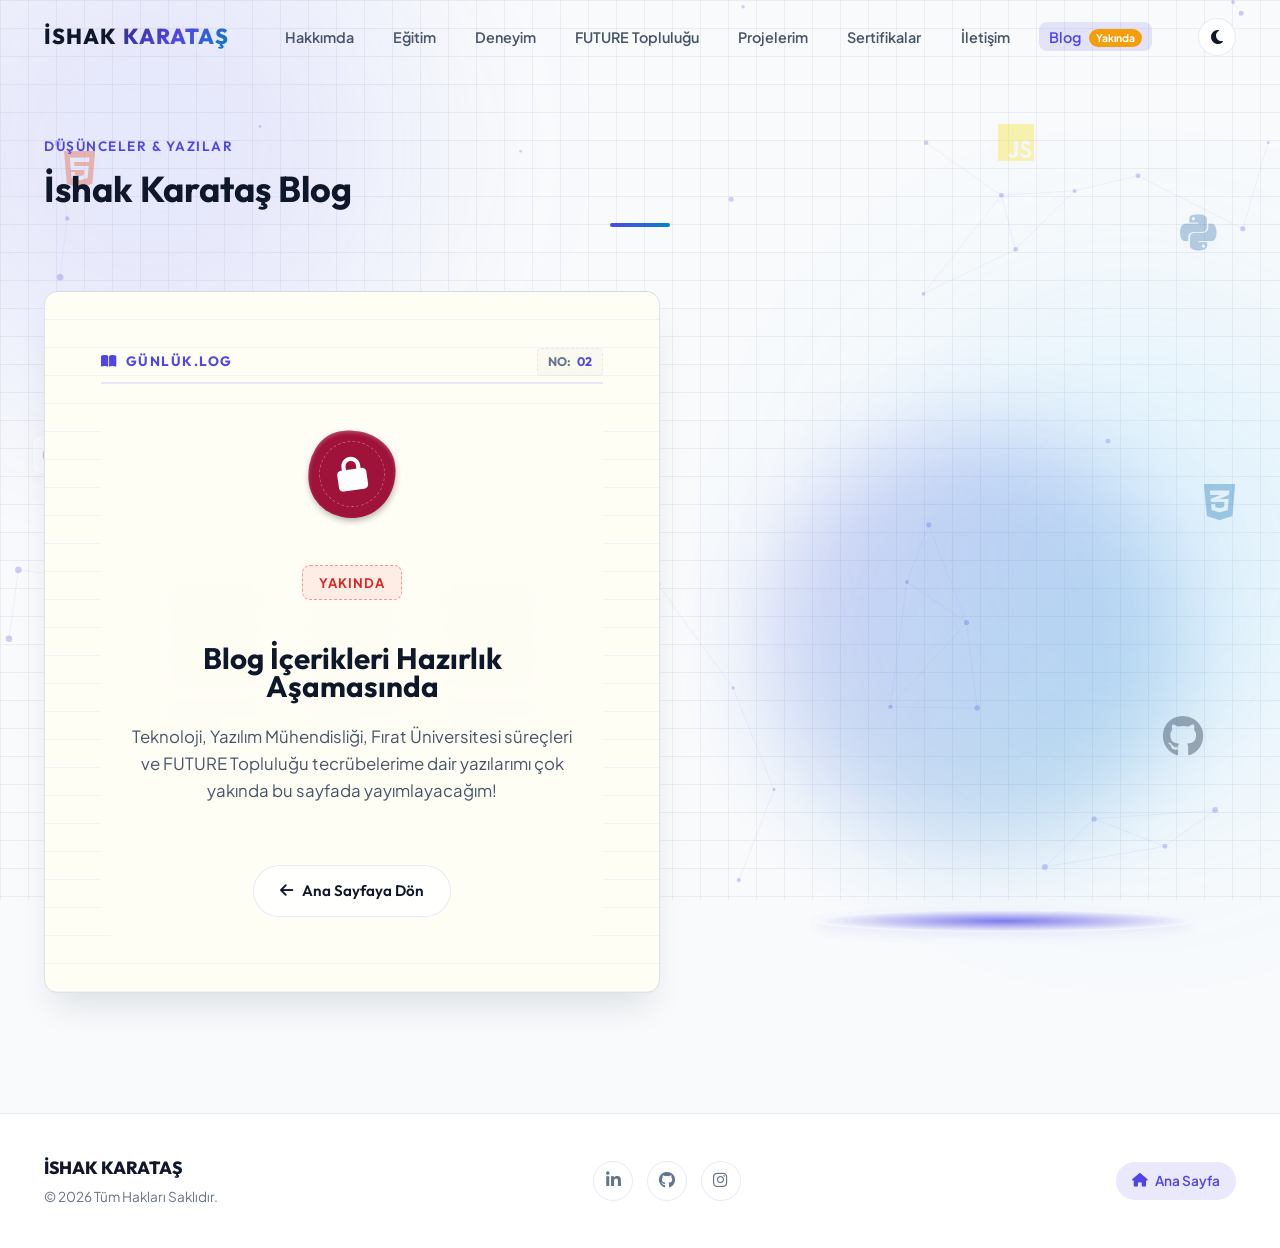
<file: blog.html>
<!DOCTYPE html>
<html lang="tr" data-theme="light">
<head>
    <meta charset="UTF-8">
    <meta name="viewport" content="width=device-width, initial-scale=1.0">
    <title>Blog - İshak Karataş | Yazılım Mühendisliği Öğrencisi</title>
    <meta name="description" content="İshak Karataş Blog - Teknoloji, Yazılım Mühendisliği ve Topluluk Deneyimleri Yazıları.">
    
    <!-- Google Fonts: Plus Jakarta Sans & Outfit -->
    <link rel="preconnect" href="https://fonts.googleapis.com">
    <link rel="preconnect" href="https://fonts.gstatic.com" crossorigin>
    <link href="https://fonts.googleapis.com/css2?family=Outfit:wght@400;500;600;700;800&family=Plus+Jakarta+Sans:wght@300;400;500;600;700&display=swap" rel="stylesheet">
    
    <!-- FontAwesome Icons -->
    <link rel="stylesheet" href="https://cdnjs.cloudflare.com/ajax/libs/font-awesome/6.4.0/css/all.min.css">
    
    <!-- Custom CSS -->
    <link rel="stylesheet" href="style.css">
    
    <!-- Lock Animation Style Override -->
    <style>
        .lock-icon-container {
            position: relative;
            cursor: pointer;
            margin-bottom: 2rem;
            user-select: none;
            display: inline-block;
        }

        .lock-icon-circle {
            width: 78px;
            height: 78px;
            border-radius: 50%;
            background: radial-gradient(circle, #f43f5e 20%, #be123c 80%); /* Melted red wax */
            color: #ffffff;
            display: flex;
            align-items: center;
            justify-content: center;
            font-size: 2.1rem;
            transition: all 0.4s cubic-bezier(0.175, 0.885, 0.32, 1.275);
            position: relative;
            z-index: 2;
            transform: rotate(-8deg); /* Vintage stamp angle */
            border: none;
            box-shadow: 
                inset 0 3px 6px rgba(255, 255, 255, 0.3),
                inset 0 -3px 6px rgba(0, 0, 0, 0.4),
                0 4px 10px rgba(0, 0, 0, 0.25);
        }

        /* Irregular outer melted wax shell */
        .lock-icon-circle::before {
            content: '';
            position: absolute;
            inset: -5px;
            border-radius: 44% 56% 50% 50% / 54% 46% 54% 46%;
            background: #9f1239;
            z-index: -1;
            box-shadow: 
                inset 0 2px 4px rgba(255, 255, 255, 0.25),
                0 3px 6px rgba(0, 0, 0, 0.2);
            transition: all 0.4s ease;
        }

        /* Inner seal border ring */
        .lock-icon-circle::after {
            content: '';
            position: absolute;
            inset: 6px;
            border-radius: 50%;
            border: 1.5px dashed rgba(255, 255, 255, 0.3);
            pointer-events: none;
        }

        .lock-icon-container:hover .lock-icon-circle {
            transform: scale(1.05) rotate(-4deg);
            box-shadow: 
                inset 0 3px 6px rgba(255, 255, 255, 0.4),
                inset 0 -3px 6px rgba(0, 0, 0, 0.3),
                0 6px 14px rgba(0, 0, 0, 0.3);
        }

        .lock-icon-container.unlocked .lock-icon-circle {
            transform: scale(1.1) rotate(6deg);
            background: radial-gradient(circle, #34d399 20%, #065f46 80%); /* Green wax when unlocked */
            box-shadow: 
                inset 0 3px 6px rgba(255, 255, 255, 0.3),
                inset 0 -3px 6px rgba(0, 0, 0, 0.4),
                0 4px 10px rgba(0, 0, 0, 0.2);
        }

        .lock-icon-container.unlocked .lock-icon-circle::before {
            background: #047857;
        }

        .lock-spark {
            position: absolute;
            width: 8px;
            height: 8px;
            border-radius: 50%;
            opacity: 1;
            pointer-events: none;
            z-index: 3;
            transition: all 0.6s cubic-bezier(0.165, 0.84, 0.44, 1);
        }
    </style>
</head>
<body>

    <!-- Bilimsel Kareli Arka Plan & Süzülen Düğümler Ağ Katmanı -->
    <div class="math-grid-bg"></div>
    <canvas id="bg-scientific-canvas" class="bg-scientific-canvas"></canvas>
    
    <!-- Süzülen Teknoloji İkonları -->
    <div class="floating-tech-icons">
        <div class="tech-icon t-icon-1" title="HTML5"><i class="fa-brands fa-html5"></i></div>
        <div class="tech-icon t-icon-2" title="React"><i class="fa-brands fa-react"></i></div>
        <div class="tech-icon t-icon-3" title="Python"><i class="fa-brands fa-python"></i></div>
        <div class="tech-icon t-icon-4" title="GitHub"><i class="fa-brands fa-github"></i></div>
        <div class="tech-icon t-icon-5" title="C#"><span class="tech-badge-csharp">C#</span></div>
        <div class="tech-icon t-icon-6" title="MongoDB / Database"><i class="fa-solid fa-database"></i></div>
        <div class="tech-icon t-icon-7" title="JavaScript"><i class="fa-brands fa-js"></i></div>
        <div class="tech-icon t-icon-8" title="CSS3"><i class="fa-brands fa-css3-alt"></i></div>
    </div>

    <div class="glow-orb orb-1"></div>
    <div class="glow-orb orb-2"></div>

    <!-- HEADER / NAVIGATION (PREMIUM TYPOGRAPHY BRANDING) -->
    <header class="navbar-header" id="navbar">
        <div class="container nav-container">
            <a href="index.html#hero" class="nav-brand" id="nav-logo">
                <span class="brand-first">İSHAK</span>
                <span class="brand-last">KARATAŞ</span>
            </a>

            <nav class="nav-menu" id="nav-menu">
                <ul class="nav-list">
                    <li><a href="index.html#about" class="nav-link">Hakkımda</a></li>
                    <li><a href="index.html#education" class="nav-link">Eğitim</a></li>
                    <li><a href="index.html#experience" class="nav-link">Deneyim</a></li>
                    <li><a href="index.html#community" class="nav-link">FUTURE Topluluğu</a></li>
                    <li><a href="index.html#projects" class="nav-link">Projelerim</a></li>
                    <li><a href="index.html#certificates" class="nav-link">Sertifikalar</a></li>
                    <li><a href="index.html#contact" class="nav-link">İletişim</a></li>
                    <li><a href="blog.html" class="nav-link active">Blog <span class="badge-soon">Yakında</span></a></li>
                </ul>
            </nav>

            <div class="nav-actions">
                <button class="theme-toggle-btn" id="theme-toggle" aria-label="Karanlık/Aydınlık Tema Değiştir">
                    <i class="fa-solid fa-sun icon-sun"></i>
                    <i class="fa-solid fa-moon icon-moon"></i>
                </button>

                <button class="mobile-toggle" id="mobile-toggle" aria-label="Menüyü Aç/Kapat">
                    <span class="bar"></span>
                    <span class="bar"></span>
                    <span class="bar"></span>
                </button>
            </div>
        </div>
    </header>

    <main class="blog-standalone-page">
        <div class="container">
            <div class="blog-page-header center">
                <span class="section-subtitle">Düşünceler & Yazılar</span>
                <h1 class="section-title">İshak Karataş Blog</h1>
                <div class="title-underline"></div>
            </div>

            <div class="blog-grid">
                <div class="notebook-container">
                    <div class="notebook-paper">
                        <!-- Notebook Header Row -->
                        <div class="notebook-header-row">
                            <span class="notebook-subject"><i class="fa-solid fa-book-open"></i> Günlük.log</span>
                            <div class="notebook-date-box">
                                <span>NO:</span>
                                <span style="color: var(--accent-primary);">02</span>
                            </div>
                        </div>

                        <div class="blog-locked-container">
                            <div class="blog-lock-overlay">
                                <!-- İnteraktif Kilit Yapısı (Kaşe/Stamp Stili) -->
                                <div class="lock-icon-container" onclick="toggleBlogLock(this)">
                                    <div class="lock-icon-circle">
                                        <i class="fa-solid fa-lock" id="blog-lock-icon"></i>
                                    </div>
                                </div>
                                
                                <span class="badge-coming-soon" style="background: rgba(220, 38, 38, 0.08); color: #dc2626; border: 1px dashed rgba(220, 38, 38, 0.4); padding: 0.4rem 1rem; border-radius: var(--radius-sm); font-weight: 700; font-size: 0.82rem; letter-spacing: 1px;">YAKINDA</span>
                                <h3 style="margin-top: 1.5rem; color: var(--text-primary); font-weight: 700;">Blog İçerikleri Hazırlık Aşamasında</h3>
                                <p style="color: var(--text-secondary); max-width: 520px; line-height: 1.6; margin-top: 0.75rem;">Teknoloji, Yazılım Mühendisliği, Fırat Üniversitesi süreçleri ve FUTURE Topluluğu tecrübelerime dair yazılarımı çok yakında bu sayfada yayımlayacağım!</p>
                                
                                <div class="blog-return-btn-wrap" style="margin-top: 1.75rem;">
                                    <a href="index.html" class="btn btn-secondary">
                                        <i class="fa-solid fa-arrow-left"></i> Ana Sayfaya Dön
                                    </a>
                                </div>
                            </div>

                            <div class="blog-placeholder-grid" style="opacity: 0.12; pointer-events: none;">
                                <div class="blog-skeleton-card">
                                    <div class="sk-img"></div>
                                    <div class="sk-line"></div>
                                    <div class="sk-line short"></div>
                                </div>
                                <div class="blog-skeleton-card">
                                    <div class="sk-img"></div>
                                    <div class="sk-line"></div>
                                    <div class="sk-line short"></div>
                                </div>
                                <div class="blog-skeleton-card">
                                    <div class="sk-img"></div>
                                    <div class="sk-line"></div>
                                    <div class="sk-line short"></div>
                                </div>
                            </div>
                        </div>
                    </div>
                </div>

                <!-- Sağ Kısım: Karakter Animasyonu -->
                <div class="character-card-wrapper">
                    <div class="character-pic-container">
                        <div class="character-pic-inner">
                            <div class="character-frame-wrapper">
                                <img src="assets/images/character/ch_1.png" alt="Karakter Kare 1" class="char-frame frame-1" draggable="false" oncontextmenu="return false;">
                                <img src="assets/images/character/ch_2.png" alt="Karakter Kare 2" class="char-frame frame-2" draggable="false" oncontextmenu="return false;">
                                <img src="assets/images/character/ch_3.png" alt="Karakter Kare 3" class="char-frame frame-3" draggable="false" oncontextmenu="return false;">
                                <img src="assets/images/character/ch_4.png" alt="Karakter Kare 4" class="char-frame frame-4" draggable="false" oncontextmenu="return false;">
                            </div>
                            <!-- Görünmez Güvenlik Katmanı -->
                            <div style="position: absolute; inset: 0; z-index: 5; background: transparent;" oncontextmenu="return false;"></div>
                        </div>
                        <div class="character-platform"></div>
                    </div>
                </div>
            </div>
        </div>
    </main>

    <!-- FOOTER -->
    <footer class="main-footer">
        <div class="container footer-container">
            <div class="footer-left">
                <span class="footer-logo">İSHAK KARATAŞ</span>
                <p>&copy; 2026 Tüm Hakları Saklıdır.</p>
            </div>
            <div class="footer-center">
                <div class="footer-social-links">
                    <a href="https://www.linkedin.com/in/ishak-karata%C5%9F-7420802b3/" target="_blank" rel="noopener noreferrer" class="footer-social-btn linkedin" title="LinkedIn">
                        <i class="fa-brands fa-linkedin-in"></i>
                    </a>
                    <a href="https://github.com/ishakkaratas05" target="_blank" rel="noopener noreferrer" class="footer-social-btn github" title="GitHub">
                        <i class="fa-brands fa-github"></i>
                    </a>
                    <a href="https://www.instagram.com/kodkasifi_404/" target="_blank" rel="noopener noreferrer" class="footer-social-btn instagram" title="Instagram">
                        <i class="fa-brands fa-instagram"></i>
                    </a>
                </div>
            </div>
            <div class="footer-right">
                <a href="index.html" class="back-to-top-btn" aria-label="Ana Sayfa">
                    <i class="fa-solid fa-house"></i> Ana Sayfa
                </a>
            </div>
        </div>
    </footer>

    <!-- TOAST NOTIFICATION -->
    <div class="toast-notification" id="toast">
        <i class="fa-solid fa-circle-check"></i>
        <span id="toast-message">E-posta adresi panoya kopyalandı!</span>
    </div>

    <!-- Custom Script -->
    <script src="script.js"></script>
    <script>
        function toggleBlogLock(element) {
            const icon = document.getElementById('blog-lock-icon');
            if (!icon) return;

            if (element.classList.contains('unlocked')) {
                element.classList.remove('unlocked');
                icon.className = 'fa-solid fa-lock';
                showToast("Yazılar hazırlık aşamasında, kilitlendi 🔒");
            } else {
                element.classList.add('unlocked');
                icon.className = 'fa-solid fa-lock-open';
                createSparks(element);
                showToast("Kilidi çok yakında birlikte açacağız! Takipte kalın ✨");
            }
        }

        function createSparks(element) {
            const colors = ['#4f46e5', '#8b5cf6', '#10b981', '#f59e0b', '#3b82f6'];
            for (let i = 0; i < 12; i++) {
                const spark = document.createElement('div');
                spark.className = 'lock-spark';
                spark.style.background = colors[Math.floor(Math.random() * colors.length)];
                spark.style.left = '50%';
                spark.style.top = '50%';
                element.appendChild(spark);

                const angle = Math.random() * Math.PI * 2;
                const distance = 40 + Math.random() * 60;
                const x = Math.cos(angle) * distance;
                const y = Math.sin(angle) * distance;

                setTimeout(() => {
                    spark.style.transform = `translate(calc(-50% + ${x}px), calc(-50% + ${y}px)) scale(0)`;
                    spark.style.opacity = '1';
                }, 10);

                setTimeout(() => {
                    spark.remove();
                }, 600);
            }
        }

        function showToast(msg) {
            const toast = document.getElementById('toast');
            const toastMsg = document.getElementById('toast-message');
            if (toast && toastMsg) {
                toastMsg.textContent = msg;
                toast.classList.add('show');
                setTimeout(() => {
                    toast.classList.remove('show');
                }, 3000);
            }
        }
    </script>
</body>
</html>
</file>
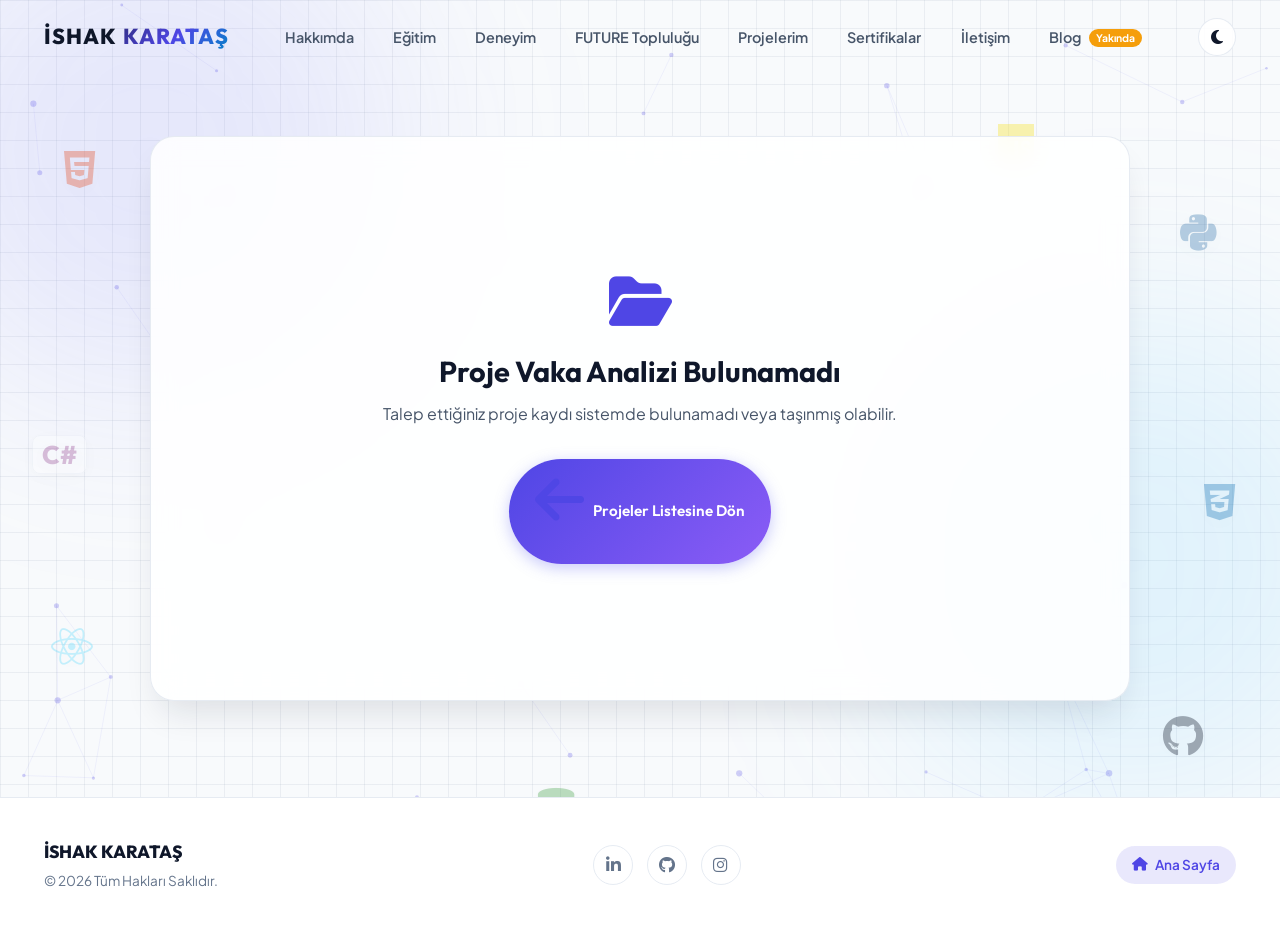
<file: project-detail.html>
<!DOCTYPE html>
<html lang="tr" data-theme="light">

<head>
    <meta charset="UTF-8">
    <meta name="viewport" content="width=device-width, initial-scale=1.0">
    <title>Proje Detayı - İshak Karataş</title>
    <meta name="description" content="Proje Detayları, Teknik Mühendislik Analizi ve Vaka Çalışması.">

    <!-- Google Fonts: Plus Jakarta Sans & Outfit -->
    <link rel="preconnect" href="https://fonts.googleapis.com">
    <link rel="preconnect" href="https://fonts.gstatic.com" crossorigin>
    <link
        href="https://fonts.googleapis.com/css2?family=Outfit:wght@400;500;600;700;800&family=Plus+Jakarta+Sans:wght@300;400;500;600;700&display=swap"
        rel="stylesheet">

    <!-- FontAwesome Icons -->
    <link rel="stylesheet" href="https://cdnjs.cloudflare.com/ajax/libs/font-awesome/6.4.0/css/all.min.css">

    <!-- Custom CSS -->
    <link rel="stylesheet" href="style.css">

    <!-- Corporate Case Study Styles -->
    <style>
        .detail-standalone-page {
            padding-top: 8.5rem;
            padding-bottom: 6rem;
            min-height: 85vh;
        }

        .detail-card {
            padding: 3.5rem;
            max-width: 980px;
            margin: 0 auto;
            border-radius: var(--radius-lg);
            box-shadow: var(--shadow-lg);
            position: relative;
        }

        .detail-header {
            border-bottom: 1px solid var(--border-color);
            padding-bottom: 2.5rem;
            margin-bottom: 2.5rem;
        }

        .detail-badge-pill {
            display: inline-flex;
            align-items: center;
            gap: 0.5rem;
            background: var(--accent-glow);
            color: var(--accent-primary);
            font-size: 0.85rem;
            font-weight: 700;
            padding: 0.4rem 1rem;
            border-radius: var(--radius-full);
            border: 1px solid rgba(99, 102, 241, 0.2);
            margin-bottom: 1.25rem;
            text-transform: uppercase;
            letter-spacing: 0.5px;
        }

        .detail-meta-grid {
            display: grid;
            grid-template-columns: repeat(auto-fit, minmax(210px, 1fr));
            gap: 1.25rem;
            margin-top: 2.25rem;
        }

        .meta-card {
            background: var(--bg-primary);
            padding: 1.25rem 1.5rem;
            border-radius: var(--radius-md);
            border: 1px solid var(--border-color);
            transition: var(--transition-normal);
        }

        .meta-card:hover {
            border-color: var(--accent-primary);
            transform: translateY(-2px);
        }

        .meta-card-title {
            font-size: 0.78rem;
            text-transform: uppercase;
            letter-spacing: 0.8px;
            color: var(--text-muted);
            margin-bottom: 0.5rem;
            font-weight: 700;
            display: flex;
            align-items: center;
            gap: 0.4rem;
        }

        .meta-card-value {
            font-size: 0.95rem;
            font-weight: 600;
            color: var(--text-primary);
            margin-bottom: 0;
            line-height: 1.4;
        }

        .meta-card-value a {
            color: var(--accent-primary);
            font-weight: 600;
            display: inline-flex;
            align-items: center;
            gap: 0.35rem;
            transition: var(--transition-fast);
        }

        .meta-card-value a:hover {
            opacity: 0.85;
            text-decoration: underline;
        }

        /* Mockup Frame Placeholder */
        .preview-mockup-frame {
            width: 100%;
            border-radius: var(--radius-md);
            border: 1px solid var(--border-color);
            background: var(--bg-primary);
            overflow: hidden;
            margin-bottom: 3rem;
            box-shadow: var(--shadow-md);
        }

        .mockup-frame-bar {
            height: 36px;
            background: rgba(15, 23, 42, 0.05);
            border-bottom: 1px solid var(--border-color);
            display: flex;
            align-items: center;
            padding: 0 1rem;
            gap: 0.5rem;
        }

        [data-theme="dark"] .mockup-frame-bar {
            background: rgba(255, 255, 255, 0.03);
        }

        .mockup-dots {
            display: flex;
            gap: 0.4rem;
        }

        .mockup-dot {
            width: 10px;
            height: 10px;
            border-radius: 50%;
        }

        .dot-red {
            background: #ef4444;
        }

        .dot-yellow {
            background: #f59e0b;
        }

        .dot-green {
            background: #10b981;
        }

        .mockup-frame-title {
            font-size: 0.75rem;
            color: var(--text-muted);
            font-weight: 600;
            margin-left: auto;
            margin-right: auto;
            display: flex;
            align-items: center;
            gap: 0.35rem;
        }

        .mockup-viewport {
            height: 320px;
            display: flex;
            flex-direction: column;
            align-items: center;
            justify-content: center;
            background: radial-gradient(circle at center, var(--accent-glow) 0%, transparent 70%);
            gap: 1rem;
            color: var(--text-muted);
        }

        .mockup-viewport-icon {
            width: 64px;
            height: 64px;
            border-radius: var(--radius-md);
            background: var(--bg-card);
            border: 1px solid var(--border-color);
            display: flex;
            align-items: center;
            justify-content: center;
            font-size: 1.75rem;
            color: var(--accent-primary);
            box-shadow: var(--shadow-sm);
        }

        .section-block {
            margin-bottom: 2.75rem;
        }

        .section-block-title {
            font-size: 1.3rem;
            font-weight: 700;
            color: var(--text-primary);
            margin-bottom: 1rem;
            display: flex;
            align-items: center;
            gap: 0.75rem;
            letter-spacing: -0.3px;
        }

        .section-block-title i {
            width: 34px;
            height: 34px;
            border-radius: var(--radius-sm);
            background: var(--accent-glow);
            color: var(--accent-primary);
            display: inline-flex;
            align-items: center;
            justify-content: center;
            font-size: 1rem;
            border: 1px solid rgba(99, 102, 241, 0.15);
        }

        .section-block-text {
            color: var(--text-secondary);
            line-height: 1.75;
            font-size: 1.02rem;
            margin-bottom: 0;
        }

        .tech-pill-container {
            display: flex;
            flex-wrap: wrap;
            gap: 0.65rem;
            margin-top: 1rem;
        }

        .tech-pill {
            background: var(--bg-primary);
            color: var(--text-primary);
            font-size: 0.85rem;
            font-weight: 600;
            padding: 0.45rem 1rem;
            border-radius: var(--radius-sm);
            border: 1px solid var(--border-color);
            display: inline-flex;
            align-items: center;
            gap: 0.5rem;
            transition: var(--transition-fast);
        }

        .tech-pill:hover {
            border-color: var(--accent-primary);
            color: var(--accent-primary);
            background: var(--accent-glow);
        }

        .video-container-frame {
            margin-bottom: 3rem;
            border-bottom: 1px solid var(--border-color);
            padding-bottom: 2.5rem;
        }

        .video-wrapper {
            position: relative;
            padding-bottom: 56.25%;
            height: 0;
            overflow: hidden;
            border-radius: var(--radius-md);
            border: 1px solid var(--border-color);
            box-shadow: var(--shadow-lg);
            background: #000;
        }

        .video-wrapper iframe {
            position: absolute;
            top: 0;
            left: 0;
            width: 100%;
            height: 100%;
            border: none;
        }

        .back-btn-wrap {
            margin-top: 3.5rem;
            border-top: 1px solid var(--border-color);
            padding-top: 2rem;
            display: flex;
            justify-content: flex-start;
        }

        .error-state {
            text-align: center;
            padding: 5rem 2rem;
        }

        .error-state i {
            font-size: 3.5rem;
            color: var(--accent-primary);
            margin-bottom: 1.5rem;
        }

        @media (max-width: 768px) {
            .detail-card {
                padding: 1.75rem;
            }

            .detail-standalone-page {
                padding-top: 7rem;
            }

            .mockup-viewport {
                height: 240px;
            }
        }

        /* Mockup Viewport with Screenshots Grid */
        .screenshots-grid-container {
            display: grid;
            grid-template-columns: repeat(auto-fit, minmax(280px, 1fr));
            gap: 1.75rem;
            width: 100%;
            margin-bottom: 3rem;
            align-items: start;
        }

        .mini-mockup-frame.hidden-screenshot {
            display: none !important;
        }

        .show-more-screenshots-wrapper {
            grid-column: 1 / -1;
            display: flex;
            justify-content: center;
            margin-top: 1rem;
            margin-bottom: 1.5rem;
        }

        .mini-mockup-frame {
            margin-bottom: 0 !important;
            cursor: pointer;
            transition: transform 0.3s ease, box-shadow 0.3s ease, border-color 0.3s ease;
            background: var(--bg-primary);
        }

        .mini-mockup-frame:hover {
            transform: translateY(-5px);
            border-color: var(--accent-primary);
            box-shadow: var(--shadow-lg);
        }

        /* Mobile Mockup Styles (Samsung Style Infinity-O Display) */
        .mobile-mockup-frame {
            width: 210px;
            height: 420px;
            border-radius: 20px;
            border: 6px solid var(--text-primary);
            background: var(--bg-primary);
            overflow: hidden;
            position: relative;
            box-shadow: var(--shadow-md);
            cursor: pointer;
            transition: transform 0.3s ease, box-shadow 0.3s ease, border-color 0.3s ease;
            margin: 0 auto;
        }

        .mobile-mockup-frame:hover {
            transform: translateY(-5px);
            border-color: var(--accent-primary);
            box-shadow: var(--shadow-lg);
        }

        .mobile-punch-hole {
            position: absolute;
            top: 10px;
            left: 50%;
            transform: translateX(-50%);
            width: 8px;
            height: 8px;
            border-radius: 50%;
            background: #000000;
            z-index: 10;
            border: 1px solid rgba(255, 255, 255, 0.25);
        }

        .mobile-viewport-mini {
            width: 100%;
            height: 100%;
            position: relative;
            overflow: hidden;
            background: var(--bg-card);
        }

        .mobile-viewport-mini img {
            width: 100%;
            height: 100%;
            object-fit: fill;
            display: block;
            transition: transform 0.3s ease;
        }

        .mobile-mockup-frame:hover .mobile-viewport-mini img {
            transform: scale(1.04);
        }

        .mobile-mockup-frame.hidden-screenshot {
            display: none !important;
        }

        .mobile-mockup-placeholder-frame {
            border-color: rgba(99, 102, 241, 0.35);
            background: rgba(99, 102, 241, 0.02) !important;
            display: flex;
            flex-direction: column;
            align-items: center;
            justify-content: center;
            gap: 0.5rem;
            cursor: default;
        }

        .mobile-mockup-placeholder-frame:hover {
            transform: none;
            border-color: rgba(99, 102, 241, 0.35);
            box-shadow: var(--shadow-md);
        }

        .mobile-mockup-placeholder-frame .mobile-punch-hole {
            background: rgba(99, 102, 241, 0.35);
        }

        .mockup-viewport-mini {
            position: relative;
            overflow: hidden;
            background: var(--bg-card);
            display: block;
        }

        .screenshot-img {
            width: 100%;
            height: auto;
            display: block;
            transition: transform 0.3s ease;
        }

        .mini-mockup-frame:hover .screenshot-img {
            transform: scale(1.03);
        }

        .screenshot-overlay {
            position: absolute;
            top: 0;
            left: 0;
            width: 100%;
            height: 100%;
            background: rgba(15, 23, 42, 0.4);
            display: flex;
            align-items: center;
            justify-content: center;
            opacity: 0;
            transition: opacity 0.3s ease;
        }

        .mini-mockup-frame:hover .screenshot-overlay {
            opacity: 1;
        }

        .screenshot-overlay i {
            color: white;
            font-size: 1.5rem;
            transform: scale(0.8);
            transition: transform 0.3s ease;
        }

        .mini-mockup-frame:hover .screenshot-overlay i {
            transform: scale(1);
        }

        /* Lightbox Styles */
        .lightbox {
            display: none;
            position: fixed;
            z-index: 9999;
            left: 0;
            top: 0;
            width: 100%;
            height: 100%;
            overflow: auto;
            background-color: rgba(15, 23, 42, 0.95);
            backdrop-filter: blur(10px);
            align-items: center;
            justify-content: center;
            opacity: 0;
            transition: opacity 0.3s ease;
        }

        .lightbox.active {
            display: flex;
            opacity: 1;
        }

        .lightbox-content {
            margin: auto;
            display: block;
            max-width: 90%;
            max-height: 85vh;
            border-radius: 0;
            box-shadow: 0 25px 50px -12px rgba(0, 0, 0, 0.5);
            transform: scale(0.95);
            transition: transform 0.3s ease;
            border: 1px solid rgba(255, 255, 255, 0.1);
        }

        .lightbox.active .lightbox-content {
            transform: scale(1);
        }

        .lightbox-close {
            position: absolute;
            top: 2rem;
            right: 2.5rem;
            color: #f1f1f1;
            font-size: 40px;
            font-weight: 300;
            transition: 0.3s;
            cursor: pointer;
            user-select: none;
        }

        .lightbox-close:hover {
            color: var(--accent-primary);
        }

        .lightbox-arrow {
            position: absolute;
            top: 50%;
            transform: translateY(-50%);
            background: rgba(15, 23, 42, 0.4);
            border: 1px solid rgba(255, 255, 255, 0.15);
            color: white;
            width: 50px;
            height: 50px;
            border-radius: 50%;
            display: flex;
            align-items: center;
            justify-content: center;
            font-size: 1.25rem;
            cursor: pointer;
            z-index: 10000;
            transition: all 0.25s ease;
            backdrop-filter: blur(8px);
        }

        .lightbox-arrow:hover {
            background: var(--accent-primary);
            transform: translateY(-50%) scale(1.1);
            border-color: var(--accent-primary);
        }

        .lightbox-prev {
            left: 2rem;
        }

        .lightbox-next {
            right: 2rem;
        }

        #lightbox-img {
            transition: opacity 0.15s ease-in-out;
        }

        @media (max-width: 576px) {
            .lightbox-arrow {
                width: 40px;
                height: 40px;
                font-size: 1rem;
            }

            .lightbox-prev {
                left: 1rem;
            }

            .lightbox-next {
                right: 1rem;
            }
        }

        /* Project Header Buttons */
        .btn-github-large {
            display: inline-flex;
            align-items: center;
            gap: 0.6rem;
            padding: 0.65rem 1.3rem;
            border-radius: var(--radius-md);
            font-weight: 600;
            font-size: 0.95rem;
            background: #24292e;
            color: #ffffff !important;
            border: 1px solid rgba(255, 255, 255, 0.15);
            transition: all var(--transition-fast);
            text-decoration: none;
            box-shadow: var(--shadow-sm);
        }

        .btn-github-large:hover {
            background: #2f363d;
            transform: translateY(-2px);
            box-shadow: var(--shadow-md);
        }

        .btn-youtube-large {
            display: inline-flex;
            align-items: center;
            gap: 0.6rem;
            padding: 0.65rem 1.3rem;
            border-radius: var(--radius-md);
            font-weight: 600;
            font-size: 0.95rem;
            background: #ef4444;
            color: #ffffff !important;
            border: 1px solid rgba(255, 255, 255, 0.15);
            transition: all var(--transition-fast);
            text-decoration: none;
            box-shadow: var(--shadow-sm);
        }

        .btn-youtube-large:hover {
            background: #dc2626;
            transform: translateY(-2px);
            box-shadow: var(--shadow-md);
        }

        /* Code Editor Mockup Styles (Responsive Dark/Light) */
        .code-editor-description {
            margin-top: 1.75rem;
            margin-bottom: 2.5rem;
            max-width: 900px;
            background: #ffffff;
            color: #24292e;
            border: 1px solid var(--border-color);
            border-radius: 12px;
            overflow: hidden;
            font-family: 'Fira Code', Consolas, Monaco, 'Courier New', Courier, monospace;
            box-shadow: var(--shadow-md);
            transition: background var(--transition-normal), border var(--transition-normal);
        }

        .code-editor-header {
            background: #f1f3f5;
            height: 38px;
            display: flex;
            align-items: center;
            padding: 0 1.25rem;
            border-bottom: 1px solid var(--border-color);
            transition: background var(--transition-normal), border var(--transition-normal);
            justify-content: flex-start;
        }

        .editor-dots {
            display: flex;
            gap: 0.5rem;
            align-items: center;
        }

        .editor-dot {
            width: 12px;
            height: 12px;
            border-radius: 50%;
        }

        .editor-dot-close {
            background: #ff5f56;
        }

        .editor-dot-minimize {
            background: #ffbd2e;
        }

        .editor-dot-zoom {
            background: #27c93f;
        }

        .editor-tabs {
            display: flex;
            height: 100%;
            align-items: flex-end;
            margin-left: 1.5rem;
        }

        .editor-tab {
            background: #ffffff;
            border: 1px solid var(--border-color);
            border-bottom: none;
            border-top: 2px solid var(--accent-primary);
            padding: 0 1rem;
            height: 30px;
            display: flex;
            align-items: center;
            gap: 0.5rem;
            font-size: 0.8rem;
            color: var(--text-primary);
            font-weight: 600;
            border-top-left-radius: 4px;
            border-top-right-radius: 4px;
            transition: all var(--transition-fast);
        }

        .editor-tab i {
            color: #e34c26;
            font-size: 0.95rem;
        }

        .editor-tab-close {
            color: #959da5;
            font-size: 0.75rem;
            margin-left: 0.5rem;
            cursor: pointer;
        }

        .code-editor-body {
            padding: 1.75rem 2rem;
            font-size: 1.05rem;
            line-height: 1.9;
            display: flex;
            gap: 1.5rem;
        }

        .code-line-numbers {
            color: #a0aec0;
            user-select: none;
            text-align: right;
            border-right: 2px solid var(--border-color);
            padding-right: 1.25rem;
            font-size: 1rem;
            min-width: 28px;
            font-weight: 500;
            transition: border var(--transition-normal);
        }

        .code-content {
            color: #2f3e46;
            white-space: pre-wrap;
            word-break: break-word;
            text-align: left;
            font-weight: 550;
            flex-grow: 1;
        }

        /* Dark Theme overrides */
        [data-theme="dark"] .code-editor-description {
            background: #181818;
            border-color: rgba(255, 255, 255, 0.08);
            color: #d4d4d4;
            box-shadow: 0 10px 30px rgba(0, 0, 0, 0.4);
        }

        [data-theme="dark"] .code-editor-header {
            background: #1e1e1e;
            border-bottom-color: #121212;
        }

        [data-theme="dark"] .editor-tab {
            background: #181818;
            border-color: rgba(255, 255, 255, 0.08);
            border-bottom: none;
            color: #d4d4d4;
        }

        [data-theme="dark"] .code-line-numbers {
            color: #5a5a5a;
            border-right-color: rgba(255, 255, 255, 0.08);
        }

        [data-theme="dark"] .code-content {
            color: #e1e1e1;
        }

        /* VS Code Status Bar mockup styling */
        .code-editor-status-bar {
            background: #f1f3f5;
            /* Light mode default */
            color: #333333;
            /* Darker text for prominence */
            height: 28px;
            /* Slightly taller */
            display: flex;
            align-items: center;
            justify-content: space-between;
            padding: 0 1.25rem;
            font-size: 0.78rem;
            /* Slightly larger */
            user-select: none;
            border-bottom-left-radius: 12px;
            border-bottom-right-radius: 12px;
            font-family: -apple-system, BlinkMacSystemFont, "Segoe UI", Roboto, Helvetica, Arial, sans-serif;
            font-weight: 600;
            /* Bold/prominent text */
            border-top: 1px solid var(--border-color);
            transition: all var(--transition-normal);
        }

        .code-editor-status-bar i {
            color: var(--accent-primary);
            /* Pop icon color in light mode */
            font-size: 0.85rem;
        }

        /* Dark Theme Status Bar Override (matches VS Code Dark IDE theme) */
        [data-theme="dark"] .code-editor-status-bar {
            background: #1e1e1e;
            color: #c5c5c5;
            /* Brighter readable text */
            border-top: 1px solid #121212;
        }

        [data-theme="dark"] .code-editor-status-bar i {
            color: #007acc;
            /* VS Code blue icons in dark mode */
        }

        .status-left,
        .status-right {
            display: flex;
            align-items: center;
            gap: 1.25rem;
        }

        .status-item {
            display: flex;
            align-items: center;
            gap: 0.45rem;
            opacity: 1;
            /* full visibility */
            transition: opacity var(--transition-fast);
        }

        .status-item:hover {
            opacity: 0.85;
        }

        /* Floating Robot Animation */
        @keyframes robotFloating {
            0% {
                transform: translateY(0px) rotate(0deg);
            }

            50% {
                transform: translateY(-12px) rotate(3deg);
            }

            100% {
                transform: translateY(0px) rotate(0deg);
            }
        }

        .robot-floating-animation {
            animation: robotFloating 3.5s ease-in-out infinite;
            filter: drop-shadow(0 10px 15px rgba(0, 0, 0, 0.12));
            transition: all var(--transition-normal);
        }

        .robot-floating-animation:hover {
            transform: scale(1.06) translateY(-5px);
            filter: drop-shadow(0 15px 25px rgba(0, 0, 0, 0.2));
        }

        /* Responsive Overrides for Code Editor Description */
        @media (max-width: 576px) {
            .code-editor-status-bar {
                height: auto !important;
                flex-direction: column !important;
                gap: 0.5rem !important;
                padding: 0.75rem 1rem !important;
                align-items: flex-start !important;
            }
            .status-left, .status-right {
                flex-wrap: wrap !important;
                gap: 0.75rem !important;
                width: 100% !important;
            }
            .code-editor-body {
                padding: 1rem 0.85rem !important;
                gap: 0.75rem !important;
                font-size: 0.92rem !important;
            }
            .code-line-numbers {
                padding-right: 0.5rem !important;
                min-width: 20px !important;
            }
        }
    </style>
</head>

<body>

    <!-- Bilimsel Kareli Arka Plan & Süzülen Düğümler Ağ Katmanı -->
    <div class="math-grid-bg"></div>
    <canvas id="bg-scientific-canvas" class="bg-scientific-canvas"></canvas>

    <!-- Süzülen Teknoloji İkonları -->
    <div class="floating-tech-icons">
        <div class="tech-icon t-icon-1" title="HTML5"><i class="fa-brands fa-html5"></i></div>
        <div class="tech-icon t-icon-2" title="React"><i class="fa-brands fa-react"></i></div>
        <div class="tech-icon t-icon-3" title="Python"><i class="fa-brands fa-python"></i></div>
        <div class="tech-icon t-icon-4" title="GitHub"><i class="fa-brands fa-github"></i></div>
        <div class="tech-icon t-icon-5" title="C#"><span class="tech-badge-csharp">C#</span></div>
        <div class="tech-icon t-icon-6" title="MongoDB / Database"><i class="fa-solid fa-database"></i></div>
        <div class="tech-icon t-icon-7" title="JavaScript"><i class="fa-brands fa-js"></i></div>
        <div class="tech-icon t-icon-8" title="CSS3"><i class="fa-brands fa-css3-alt"></i></div>
    </div>

    <div class="glow-orb orb-1"></div>
    <div class="glow-orb orb-2"></div>

    <!-- HEADER / NAVIGATION -->
    <header class="navbar-header" id="navbar">
        <div class="container nav-container">
            <a href="index.html#hero" class="nav-brand" id="nav-logo">
                <span class="brand-first">İSHAK</span>
                <span class="brand-last">KARATAŞ</span>
            </a>

            <nav class="nav-menu" id="nav-menu">
                <ul class="nav-list">
                    <li><a href="index.html#about" class="nav-link">Hakkımda</a></li>
                    <li><a href="index.html#education" class="nav-link">Eğitim</a></li>
                    <li><a href="index.html#experience" class="nav-link">Deneyim</a></li>
                    <li><a href="index.html#community" class="nav-link">FUTURE Topluluğu</a></li>
                    <li><a href="index.html#projects" class="nav-link">Projelerim</a></li>
                    <li><a href="index.html#certificates" class="nav-link">Sertifikalar</a></li>
                    <li><a href="index.html#contact" class="nav-link">İletişim</a></li>
                    <li><a href="blog.html" class="nav-link">Blog <span class="badge-soon">Yakında</span></a></li>
                </ul>
            </nav>

            <div class="nav-actions">
                <button class="theme-toggle-btn" id="theme-toggle" aria-label="Karanlık/Aydınlık Tema Değiştir">
                    <i class="fa-solid fa-sun icon-sun"></i>
                    <i class="fa-solid fa-moon icon-moon"></i>
                </button>

                <button class="mobile-toggle" id="mobile-toggle" aria-label="Menüyü Aç/Kapat">
                    <span class="bar"></span>
                    <span class="bar"></span>
                    <span class="bar"></span>
                </button>
            </div>
        </div>
    </header>

    <!-- MAIN BODY (Dynamic Corporate Cases) -->
    <main class="detail-standalone-page">
        <div class="container">
            <div class="glass-card detail-card" id="project-detail-container">
                <!-- Javascript will render contents dynamically here -->
                <div style="text-align: center; padding: 5rem 0;">
                    <i class="fa-solid fa-circle-notch fa-spin"
                        style="font-size: 2.5rem; color: var(--accent-primary);"></i>
                    <p style="margin-top: 1rem; color: var(--text-muted); font-weight: 500;">Proje vaka analizi
                        yükleniyor...</p>
                </div>
            </div>
        </div>
    </main>

    <!-- FOOTER -->
    <footer class="main-footer">
        <div class="container footer-container">
            <div class="footer-left">
                <span class="footer-logo">İSHAK KARATAŞ</span>
                <p>&copy; 2026 Tüm Hakları Saklıdır.</p>
            </div>
            <div class="footer-center">
                <div class="footer-social-links">
                    <a href="https://www.linkedin.com/in/ishak-karata%C5%9F-7420802b3/" target="_blank"
                        rel="noopener noreferrer" class="footer-social-btn linkedin" title="LinkedIn">
                        <i class="fa-brands fa-linkedin-in"></i>
                    </a>
                    <a href="https://github.com/ishakkaratas05" target="_blank" rel="noopener noreferrer"
                        class="footer-social-btn github" title="GitHub">
                        <i class="fa-brands fa-github"></i>
                    </a>
                    <a href="https://www.instagram.com/kodkasifi_404/" target="_blank" rel="noopener noreferrer"
                        class="footer-social-btn instagram" title="Instagram">
                        <i class="fa-brands fa-instagram"></i>
                    </a>
                </div>
            </div>
            <div class="footer-right">
                <a href="index.html" class="back-to-top-btn" aria-label="Ana Sayfa">
                    <i class="fa-solid fa-house"></i> Ana Sayfa
                </a>
            </div>
        </div>
    </footer>

    <!-- TOAST NOTIFICATION -->
    <div class="toast-notification" id="toast">
        <i class="fa-solid fa-circle-check"></i>
        <span id="toast-message">E-posta adresi panoya kopyalandı!</span>
    </div>



    <!-- SCREENSHOT LIGHTBOX -->
    <div id="screenshot-lightbox" class="lightbox" onclick="closeLightbox()">
        <span class="lightbox-close" onclick="closeLightbox()">&times;</span>
        <button class="lightbox-arrow lightbox-prev" onclick="changeLightboxImage(-1, event)">
            <i class="fa-solid fa-chevron-left"></i>
        </button>
        <img class="lightbox-content" id="lightbox-img" onclick="event.stopPropagation()">
        <button class="lightbox-arrow lightbox-next" onclick="changeLightboxImage(1, event)">
            <i class="fa-solid fa-chevron-right"></i>
        </button>
    </div>

    <!-- Custom Script & Engine Database -->
    <script src="script.js"></script>
    <script>
        // Project Database (Strict Corporate Structure)
        const PROJECTS_DB = {
            "portfoy-sitem": {
                title: "Kişisel Portföy Web Sitesi",
                subtitle: "HTML, CSS ve JavaScript kullanılarak geliştirilen; Matter.js 2D fizik motoru, özelleştirilmiş HTML5 Canvas düğüm animasyonları ve CSS Custom Properties ile zenginleştirilmiş, karanlık/aydınlık tema destekli interaktif portföy platformu.",
                category: "<i class=\"fa-solid fa-user\"></i> Bireysel Proje",
                date: "Temmuz 2026",
                role: "Arayüz Tasarımı & Frontend Geliştirme",
                github: "https://github.com/ishakkaratas05",
                tech: ["HTML5", "CSS3", "JavaScript", "Matter.js", "Canvas 2D API", "JSON Data Engine"],
                about: "Kişisel Portföy Web Sitesi; yazılım projelerimi, mühendislik çalışmalarımı, akademik geçmişimi ve FUTURE topluluğundaki aktif liderlik rollerimi profesyonel, estetik ve etkileşimli bir dijital vitrinde sergilemek amacıyla sıfırdan tasarlayıp geliştirdiğim kişisel web platformumdur. Platform, kullanıcıyı yormayan modern geçişleri ve yaratıcı animasyonları mühendislik odaklı bir yaklaşımla birleştirir.",
                problem: "Sıradan, statik ve şablon tabanlı hazır portföy sitelerinin aksine; yazılımcı kimliğimi, tasarım becerilerimi (Canva/UI) ve fizik simülasyonları gibi teknik yeteneklerimi ziyaretçilere doğrudan hissettirecek, yüksek performanslı ve özgün bir kullanıcı deneyimi (UX) sunma ihtiyacı.",
                details: "Proje kapsamında, modern web standartlarına uygun olarak herhangi bir frontend framework'ü (React vb.) kullanmadan, saf JavaScript ve CSS Custom Properties ile sıfırdan aydınlık/karanlık tema altyapısını kodladım. Giriş ekranındaki bilimsel düğüm ağları (node network) için HTML5 Canvas 2D API ile optimize edilmiş parçacık animasyonları geliştirdim. Sayfadaki en dikkat çekici detaylardan biri olan interaktif yaka kartı için Matter.js fizik motorunu entegre ederek, yerçekimi ve fareyle sürükleme tepkilerine sahip gerçekçi bir fizik simülasyonu oluşturdum. Ayrıca, tek bir HTML şablonu üzerinden dinamik URL parametrelerini (?id=proje-adi) okuyarak tüm projelerimin vaka analizini (Case Study) listeleyen modüler bir veri motoru kurguladım.",
                screenshots: [
                    "assets/projects/portfoy_ss/portfoy_ss_1.png"
                ]
            },
            "kampusradar": {
                title: "KampüsRadar",
                subtitle: "Üniversite kampüsü içerisindeki etkinlikleri, duyuruları ve konum tabanlı paylaşımları harita üzerinden takip etmeyi sağlayan mobil ve web platformu.",
                category: "<i class=\"fa-solid fa-user\"></i> Bireysel Proje",
                date: "Mayıs - Haziran 2026",
                role: "Full-Stack Mobil & Web Geliştirici",
                github: "https://github.com/ishakkaratas05/kampusradar",
                youtube: "NWP7Ew73N-Q",
                tech: ["React", "React Native", "Supabase", "Google Maps API", "PostgreSQL"],
                about: "KampüsRadar, öğrencilerin üniversite kampüsündeki sosyal hayatı, kulüp etkinliklerini, anlık duyuruları ve önemli noktaları harita tabanlı bir arayüz üzerinden gerçek zamanlı olarak takip etmelerini sağlayan bir uygulamadır. Hem mobil (React Native) hem de web (React) sürümleriyle öğrencilere kesintisiz erişim sunar.",
                problem: "Kampüs içi etkinliklerin ve duyuruların farklı sosyal medya kanallarına dağınık olması, öğrencilerin etkinlikleri kaçırmasına veya kampüs içindeki önemli noktalara (kütüphane yoğunluğu, yemekhane menüsü vb.) anlık erişimde zorluk yaşamasına yol açmaktadır.",
                details: "Projenin tüm frontend ve backend mimarisini tek başıma üstlendim. React Native kullanarak iOS ve Android için cross-platform harita tabanlı konum izleme entegrasyonunu kurdum. Supabase'in real-time veritabanı (WebSockets) ve PostgreSQL veri yapısını kullanarak kullanıcıların kampüsteki anlık paylaşımları canlı olarak harita üzerinde görebilmesini sağladım.",
                screenshots: [
                    "assets/projects/kampusradar_ss/radar_ss_1.png",
                    "assets/projects/kampusradar_ss/radar_ss_2.png",
                    "assets/projects/kampusradar_ss/radar_ss_3.png",
                    "assets/projects/kampusradar_ss/radar_ss_4.png",
                    "assets/projects/kampusradar_ss/radar_ss_5.png",
                    "assets/projects/kampusradar_ss/radar_ss_6.png",
                    "assets/projects/kampusradar_ss/radar_ss_7.png",
                    "assets/projects/kampusradar_ss/radar_ss_8.png",
                    "assets/projects/kampusradar_ss/radar_ss_9.png",
                    "assets/projects/kampusradar_ss/radar_ss_10.png",
                    "assets/projects/kampusradar_ss/radar_ss_11.png",
                    "assets/projects/kampusradar_ss/radar_ss_12.png",
                    "assets/projects/kampusradar_ss/radar_ss_13.png",
                    "assets/projects/kampusradar_ss/radar_ss_14.png",
                    "assets/projects/kampusradar_ss/radar_ss_15.png"
                ],
                mobileScreenshots: [
                    "assets/projects/kampusradar_ss/mobil/radar_mobil_1.png",
                    "assets/projects/kampusradar_ss/mobil/radar_mobil_2.png",
                    "assets/projects/kampusradar_ss/mobil/radar_mobil_3.png",
                    "assets/projects/kampusradar_ss/mobil/radar_mobil_4.png",
                    "assets/projects/kampusradar_ss/mobil/radar_mobil_5.png",
                    "assets/projects/kampusradar_ss/mobil/radar_mobil_6.png",
                    "assets/projects/kampusradar_ss/mobil/radar_mobil_7.png"
                ]
            },
            "jobverse": {
                title: "JOBVERSE",
                subtitle: "Farklı sitelere dağılmış iş ilanlarını tek bir merkezde toplayan; adaylara sadece iş arama kolaylığı değil, aynı zamanda maaş dağılımları ve popüler yetenekler gibi sektör trendlerini analiz etme imkanı sunan akıllı bir kariyer platformu.",
                category: "<i class=\"fa-solid fa-users\"></i> Takım Projesi",
                date: "Ekim - Aralık 2025",
                role: "Frontend & Arayüz Geliştirme, Logo Tasarımı",
                github: "https://github.com/ishakkaratas05/Jobverse",
                tech: ["React", "Node.js", "Python", "MongoDB", "Adzuna API", "JSearch API", "Canva", "Google Gemini"],
                about: "Veri Tabanı Yönetim Sistemleri dersi kapsamında, iş arayanların onlarca farklı site arasında kaybolması problemine çözüm üretmek amacıyla üç kişilik bir ekiple geliştirilmiştir. Sistem, arka planda Adzuna ve JSearch API'lerini kullanarak farklı kaynaklardan iş ilanlarını çeker, işler ve kendi veritabanına kaydeder. Kullanıcılar tek bir panel üzerinden detaylı arama ve filtreleme yapabilirler. Sadece bir ilan listeleme sitesi olmanın ötesine geçen platform, toplanan veriler üzerinden istatistiksel analizler de sunarak sektör trendlerinin ve aranan yeteneklerin incelenebilmesine olanak tanır. Projenin kullanıcıyla buluşan yüzü olan Frontend ve Arayüz süreçleri tarafımdan (İshak Karataş) yönetilmiş olup; platformun görsel kimliğini yansıtan logo da Google Gemini yapay zeka desteği ve Canva kullanılarak yine tarafımca tasarlanmıştır.",
                problem: "Kariyer ilanlarının birden fazla platforma dağınık olması nedeniyle adayların onlarca farklı site arasında kaybolması, ilanların gözden kaçması ve adayların sektör trendlerini (maaş dağılımları, aranan popüler yetenekler) analiz edememesi.",
                details: "Proje kapsamında web arayüzünün tasarımını, tüm frontend geliştirme süreçlerini ve platformun görsel kimliğini (logo tasarımı) üstlendim. React kullanarak kullanıcının kelime, teknoloji veya konuma göre ilanları anında filtreleyebileceği interaktif bir kullanıcı paneli inşa ettim. Node.js backend servisleri ile veri iletişimini kurarak, arka planda Python botları ve Adzuna/JSearch API'leri aracılığıyla çekilen ve MongoDB veritabanına kaydedilen normalize edilmiş verilerin güvenle ve performanslı şekilde ön yüze aktarılmasını sağladım. Toplanan veriler üzerinden istatistiksel analizler sunarak sektör trendlerinin ve aranan yeteneklerin incelenebilmesine olanak tanıyan görsel analiz araçlarını arayüze entegre ettim.",
                screenshots: [
                    "assets/projects/jobverse_ss/jobverse_ss_1.png",
                    "assets/projects/jobverse_ss/jobverse_ss_2.png",
                    "assets/projects/jobverse_ss/jobverse_ss_3.png",
                    "assets/projects/jobverse_ss/jobverse_ss_4.png",
                    "assets/projects/jobverse_ss/jobverse_ss_5.png",
                    "assets/projects/jobverse_ss/jobverse_ss_6.png"
                ]
            },
            "makale-oneri": {
                title: "Web Tabanlı Makale Öneri Sistemi",
                subtitle: "Araştırmacıların ilgilendikleri konulardaki akademik makaleleri arXiv üzerinden çekip listeleyen ve seçilen makaleye içerik olarak en çok benzeyen makaleleri yapay zeka ile bularak öneren akademik bir asistan uygulaması.",
                category: "<i class=\"fa-solid fa-user\"></i> Bireysel Proje",
                date: "Ağustos - Eylül 2025",
                role: "Büyük Veri Analizi ve Sistem Geliştirici",
                tech: ["Python", "Scikit-learn", "arXiv API", "MongoDB", "HTML", "CSS", "PySpark"],
                about: "Staj dönemi kapsamında geliştirilen bu proje, akademik araştırmaları hızlandırmayı ve doğru kaynaklara ulaşmayı kolaylaştırmayı amaçlamaktadır. Veri toplama aşamasında HTML Scraping ve OAI-PMH gibi çeşitli yöntemler incelenmiş, nihai olarak arXiv API tercih edilmiştir. Sistemde kullanıcı araştırmak istediği konuyu (örneğin: 'Artificial Intelligence') arattığında, sistem bu başlıkta kaç makale bulunduğunu gösterir ve kullanıcının belirlediği sayıda makalenin başlık, özet ve PDF linki gibi verilerini listeler. Büyük veri işleme testleri için başlangıçta PySpark ile denemeler yapılmış, ardından Python ve Scikit-learn kütüphanesi kullanılarak benzerlik algoritmaları geliştirilmiştir. Bu sayede, listedeki herhangi bir makaleye tıklandığında, sistem içerik analizi yaparak benzerlik oranı en yüksek ilk 5 makaleyi skorlarıyla birlikte kullanıcıya önerir. Ayrıca arayüzde, çekilen verilere dair kategori bazlı görsel grafikler de sunulmaktadır.",
                problem: "Akademik dünyada her gün yüzlerce yeni makale yayınlanmaktadır. Araştırmacıların kendi ilgi alanlarına uyan güncel makaleleri manuel olarak filtrelemesi büyük bir zaman yükü oluşturmaktadır. Sistem, bu süreci tamamen otomatik hale getirir.",
                details: "Geliştirme sürecinde büyük veri işlemeyi üstlenen PySpark yapısını entegre ettim. TF-IDF ve kozin benzerliği (cosine similarity) algoritmalarını PySpark kullanarak paralelleştirip veri analiz hızını optimize ettim. Önerilen makaleler MongoDB veritabanında depolanarak kullanıcılara hızlı ve modern bir web arayüzü üzerinden servis edilmektedir.",
                screenshots: [
                    "assets/projects/makale_öneri_ss/makale_ss_1.png",
                    "assets/projects/makale_öneri_ss/makale_ss_2.png",
                    "assets/projects/makale_öneri_ss/makale_ss_3.png",
                    "assets/projects/makale_öneri_ss/makale_ss_4.png",
                    "assets/projects/makale_öneri_ss/makale_ss_5.png",
                    "assets/projects/makale_öneri_ss/makale_ss_6.png",
                    "assets/projects/makale_öneri_ss/makale_ss_7.png",
                    "assets/projects/makale_öneri_ss/makale_ss_8.png",
                    "assets/projects/makale_öneri_ss/makale_ss_9.png"
                ]
            },
            "vitacheck": {
                title: "VITACHECK",
                subtitle: "Bireylerin kalp sağlığı risklerini erken fark etmelerini sağlayan, makine öğrenimi ve yapay zeka desteğiyle kişiselleştirilmiş yaşam tarzı önerileri sunan akıllı bir sağlık rehberi.",
                category: "<i class=\"fa-solid fa-users\"></i> Takım Projesi",
                date: "Ağustos 2025",
                role: "Frontend Arayüz Geliştirme ve UX Optimizasyonu",
                github: "https://github.com/osmanfurkanerkan/AI_Grup89",
                youtube: "aC1POkTmXVc",
                tech: ["Python", "Google Gemini API", "HTML", "CSS", "Makine Öğrenimi", "Canva"],
                about: "Yapay Zeka ve Teknoloji Akademisi Bootcamp sürecinde ekibimizle (Yakup Sinan Gedikli, Rabia Pemik, Gülse Kocabıyık, Osman Furkan Erkan ve ben İshak Karataş) birlikte geliştirdiğimiz bir web uygulamasıdır. Kalp hastalıklarının erken teşhisindeki ve önleyici müdahalelerdeki zorluklardan yola çıkarak, bireylerin kendi sağlıkları konusunda bilinçli ve proaktif olmalarını hedefledik. Sistem; makine öğrenimi algoritmalarıyla kalp hastalığı riskini tahmin eder ve bu tahmine dayanarak kullanıcılara aksiyon odaklı, anlaşılır yaşam tarzı önerileri sunar. Bir tanı aracı olmaktan ziyade, kullanıcıları sağlık yolculuklarında güçlendiren ve gerektiğinde uzmana yönlendiren bir rehber görevi görür. Arayüzü HTML ve CSS ile tasarlanırken, logom Canva ile hazırlandı.",
                problem: "Kalp rahatsızlıklarının erken evrede teşhis edilememesi hayati risk taşımaktadır. Vitacheck, kullanıcıların kendi evlerinden hızlıca önleyici bir sağlık taraması gerçekleştirmesine ve risk gruplarını anlamasına olanak tanır.",
                details: "Proje içerisinde frontend geliştirici olarak görev yaptım. Kullanıcıların hassas sağlık bilgilerini girerken stres yaşamaması adına, son derece modern, temiz ve sade bir UX/UI tasarımı uyguladım. Veri giriş formunun responsive olmasını sağlayarak mobil tarayıcılarda da hatasız çalışmasını sağladım. Arka planda Flask API aracılığıyla çağrılan makine öğrenimi modellerinin sonuçlarını anlaşılır görsel grafiklerle kullanıcıya yansıttım.",
                screenshots: [
                    "assets/projects/vitacheck_ss/vitacheck_1.png",
                    "assets/projects/vitacheck_ss/vitacheck_2.png",
                    "assets/projects/vitacheck_ss/vitacheck_3.png",
                    "assets/projects/vitacheck_ss/vitacheck_4.png",
                    "assets/projects/vitacheck_ss/vitacheck_5.png",
                    "assets/projects/vitacheck_ss/vitacheck_6.png",
                    "assets/projects/vitacheck_ss/vitacheck_7.png",
                    "assets/projects/vitacheck_ss/vitacheck_8.png",
                    "assets/projects/vitacheck_ss/vitacheck_9.png",
                    "assets/projects/vitacheck_ss/vitacheck_10.png",
                    "assets/projects/vitacheck_ss/vitacheck_11.png",
                    "assets/projects/vitacheck_ss/vitacheck_12.png",
                    "assets/projects/vitacheck_ss/vitacheck_13.png",
                    "assets/projects/vitacheck_ss/vitacheck_14.png",
                    "assets/projects/vitacheck_ss/vitacheck_15.png"
                ]
            },
            "randevu-sistemi": {
                title: "Akademisyen - Öğrenci Randevu Sistemi",
                subtitle: "Öğrencilerin akademisyenlere ulaşırken yaşadığı vakit kaybını ve akademisyenlerin mesaisinin bölünmesini engelleyen, randevu usulüyle çalışan bir görüşme sistemi.",
                category: "<i class=\"fa-solid fa-user\"></i> Bireysel Proje",
                date: "Nisan 2025",
                role: "Full-Stack Web Geliştirici",
                youtube: "GodJ5BhuRhQ",
                tech: ["HTML", "CSS", "JavaScript", "Supabase", "Cursor AI"],
                about: "Yazılım Gereksinimleri ve Analizi dersi kapsamında, günlük hayatta karşılaşılan bir probleme çözüm olarak geliştirilmiştir. Fakültede yapılan Google Form analiziyle, öğrencilerin akademisyenlere ulaşmak için kapıda beklediği, yerinde bulamadığı veya sadece maillerle uğraştığı tespit edilmiştir. Akademisyenlerin yoğunluğu ve tek görevlerinin mentörlük olmadığı da göz önünde bulundurularak iki tarafın da vaktini korumak hedeflenmiştir. Uygulamada akademisyenler müsait oldukları gün ve saatleri 15-20 dakikalık oturumlar şeklinde açar. Öğrenciler bu oturumlara istek gönderir; akademisyen onayladığında ise o oturum diğer öğrencilere kapanır ve görüşme ayarlanmış olur.",
                problem: "Öğrencilerin ve akademisyenlerin e-posta veya kapı ilanları üzerinden manuel randevulaşma süreçleri sık sık zaman çakışmalarına, gecikmelere ve iletişim kopukluklarına neden olmaktadır. Sistem, iki taraf için de net ve çakışmasız bir ortak takvim sunar.",
                details: "Uygulamayı sıfırdan tasarlayarak geliştirdim. Bulut veritabanı ve backend servisleri için Supabase (BaaS) teknolojisini kullandım. Supabase Realtime veritabanı tetikleyicileri (WebSockets) sayesinde randevu taleplerini, onayları ve iptalleri anlık bildirim olarak (sayfa yenilemeye gerek kalmadan) hem öğrenciye hem akademisyene ulaştıran dinamik bir altyapı oluşturdum.",
                screenshots: [
                    "assets/projects/akademisyen_randevu_ss/randevu_ss_1.png",
                    "assets/projects/akademisyen_randevu_ss/randevu_ss_2.png",
                    "assets/projects/akademisyen_randevu_ss/randevu_ss_3.png",
                    "assets/projects/akademisyen_randevu_ss/randevu_ss_4.png",
                    "assets/projects/akademisyen_randevu_ss/randevu_ss_5.png",
                    "assets/projects/akademisyen_randevu_ss/randevu_ss_6.png",
                    "assets/projects/akademisyen_randevu_ss/randevu_ss_7.png",
                    "assets/projects/akademisyen_randevu_ss/randevu_ss_8.png",
                    "assets/projects/akademisyen_randevu_ss/randevu_ss_9.png",
                    "assets/projects/akademisyen_randevu_ss/randevu_ss_10.png",
                    "assets/projects/akademisyen_randevu_ss/randevu_ss_11.png",
                    "assets/projects/akademisyen_randevu_ss/randevu_ss_12.png",
                    "assets/projects/akademisyen_randevu_ss/randevu_ss_13.png",
                    "assets/projects/akademisyen_randevu_ss/randevu_ss_14.png"
                ]
            },
            "iska-otomasyon": {
                title: "İSKA Akademi Yönetim Otomasyonu",
                subtitle: "Bir eğitim kurumunun tüm günlük operasyonlarını dijitalleştiren; öğrenci, eğitmen ve yönetim süreçlerini tek bir masaüstü ekranından, hızlı ve görsel açıdan zengin bir şekilde yönetmeyi sağlayan kapsamlı bir otomasyon çözümü.",
                category: "<i class=\"fa-solid fa-user\"></i> Bireysel Proje",
                date: "Aralık 2024",
                role: "Yazılım Mimarı & Geliştirici",
                tech: ["C# (WinForms)", "MS SQL", "ADO.NET", "DevExpress", "Canva"],
                about: "Nesne Yönelimli Programlama (OOP) dersi kapsamında hayata geçirilen bu proje, İSKA Akademi'nin idari ve eğitim süreçlerini kolaylaştırmak amacıyla tasarlanmıştır. Sistem; Öğrenci, Eğitmen ve Yönetici (Admin) olmak üzere üç temel kullanıcı rolü üzerinden çalışır. Öğrenciler sistem üzerinden ders kayıtlarını ve profil güncellemelerini yaparken, eğitmenler kendilerine tanımlanan programları takip edebilir. Uygulamanın en kapsamlı modülü olan yönetici paneli ise; kayıt, sorgulama ve silme gibi temel veri tabanı işlemlerinin yanı sıra ders programı oluşturma, fiziksel sınıfların durumlarını takip etme, öğrenci verilerini grafiklerle analiz etme ve akademiye özel üye kimlik kartı oluşturma gibi gelişmiş yönetimsel özellikler sunar.",
                problem: "Eğitim kurumlarının öğrenci devam takip süreçlerini, taksit ödemelerini ve öğretmen bordrolarını farklı Excel dosyalarında veya manuel defterlerde tutması, yönetimsel hatalara ve finansal kayıplara sebep olmaktadır. Bu otomasyon tüm süreçleri birbirine bağlar.",
                details: "Projenin tüm veritabanı şemasını ve C# mimarisini tek başıma kurguladım. Masaüstü arayüzünde çok daha profesyonel ve zengin grafiklere sahip bir deneyim sunmak için DevExpress bileşenlerini kullandım. MSSQL veritabanı ile Entity Framework üzerinden güvenli veri iletişimi sağlayarak veri kaydetme, düzenleme ve gelişmiş Excel/PDF raporları alma mekanizmaları oluşturdum.",
                screenshots: [
                    "assets/projects/iska_ss/iska_ss_1.png",
                    "assets/projects/iska_ss/iska_ss_2.png",
                    "assets/projects/iska_ss/iska_ss_3.png",
                    "assets/projects/iska_ss/iska_ss_4.png",
                    "assets/projects/iska_ss/iska_ss_5.png",
                    "assets/projects/iska_ss/iska_ss_6.png",
                    "assets/projects/iska_ss/iska_ss_7.png",
                    "assets/projects/iska_ss/iska_ss_8.png",
                    "assets/projects/iska_ss/iska_ss_9.png",
                    "assets/projects/iska_ss/iska_ss_10.png",
                    "assets/projects/iska_ss/iska_ss_11.png",
                    "assets/projects/iska_ss/iska_ss_12.png",
                    "assets/projects/iska_ss/iska_ss_13.png",
                    "assets/projects/iska_ss/iska_ss_14.png",
                    "assets/projects/iska_ss/iska_ss_15.png",
                    "assets/projects/iska_ss/iska_ss_16.png",
                    "assets/projects/iska_ss/iska_ss_17.png"
                ]
            }
        };

        // Populate dynamic contents (Corporate Case Study Layout)
        function loadProjectDetail() {
            const container = document.getElementById('project-detail-container');
            if (!container) return;

            // Get query parameter id
            const urlParams = new URLSearchParams(window.location.search);
            const projectId = urlParams.get('id');

            // Find project
            const project = PROJECTS_DB[projectId];
            if (project) {
                activeProjectScreenshots = [
                    ...(project.screenshots || []),
                    ...(project.mobileScreenshots || [])
                ];
            }

            if (!project) {
                // Render Corporate Error State
                container.innerHTML = `
                    <div class="error-state">
                        <i class="fa-solid fa-folder-open"></i>
                        <h2 style="font-size: 1.8rem; font-weight: 700;">Proje Vaka Analizi Bulunamadı</h2>
                        <p style="margin-top: 0.75rem; color: var(--text-secondary);">Talep ettiğiniz proje kaydı sistemde bulunamadı veya taşınmış olabilir.</p>
                        <div class="back-btn-wrap" style="justify-content: center; border-top: none; margin-top: 2rem; padding-top: 0;">
                            <a href="index.html#projects" class="btn btn-primary">
                                <i class="fa-solid fa-arrow-left"></i> Projeler Listesine Dön
                            </a>
                        </div>
                    </div>
                `;
                return;
            }

            // Document title update
            document.title = `${project.title} | Proje Vaka Analizi - İshak Karataş`;

            // Build dynamic tags html
            let techTagsHtml = '';
            project.tech.forEach(t => {
                techTagsHtml += `<span class="tech-pill"><i class="fa-solid fa-cube" style="font-size: 0.75rem; color: var(--accent-primary);"></i> ${t}</span>`;
            });

            // Build GitHub meta html if exists
            let githubMetaHtml = '<span style="color: var(--text-muted); font-style: italic;">Gizli / Özel Depo</span>';
            if (project.github) {
                githubMetaHtml = `<a href="${project.github}" target="_blank" rel="noopener noreferrer"><i class="fa-brands fa-github"></i> Repository'yi İncele</a>`;
            }
            // Split subtitle into sentences to create distinct lines
            let subtitleLines = project.subtitle.split('. ').filter(Boolean).map((s, idx, arr) => {
                let text = s.trim();
                if (idx < arr.length - 1 && !text.endsWith('.')) {
                    text += '.';
                }
                return text;
            });

            let lineNumbersHtml = '';
            let codeLinesHtml = '';
            subtitleLines.forEach((line, idx) => {
                lineNumbersHtml += `<div>${idx + 1}</div>`;
                codeLinesHtml += `<div>${line}</div>`;
            });

            let isTeamProject = project.category.includes('Takım Projesi');

            // Build YouTube video section if exists
            let youtubeEmbedHtml = '';
            if (project.youtube) {
                youtubeEmbedHtml = `
                    <div class="video-container-frame">
                        <div class="section-block-title">
                            <i class="fa-brands fa-youtube" style="background: rgba(239, 68, 68, 0.1); color: #ef4444; border-color: rgba(239, 68, 68, 0.2);"></i>
                            Proje Tanıtım & Demo Sunumu
                        </div>
                        <div class="video-wrapper">
                            <iframe src="https://www.youtube.com/embed/${project.youtube}" title="${project.title} Tanıtım Videosu" allowfullscreen></iframe>
                        </div>
                    </div>
                `;
            }

            // Render corporate case study template
            container.innerHTML = `
                <div class="detail-header">
                    <div style="display: flex; align-items: center; justify-content: space-between; flex-wrap: wrap; gap: 1rem; margin-bottom: 0.85rem;">
                        <div>
                            <span class="detail-badge-pill" style="margin-bottom: 0.5rem; display: inline-flex;">${project.category}</span>
                            <h1 class="section-title" style="font-size: 2.6rem; margin-bottom: 0; letter-spacing: -0.5px;">${project.title}</h1>
                        </div>
                        <div class="detail-header-links" style="display: flex; gap: 0.75rem; align-items: center; flex-wrap: wrap;">
                            ${project.github ? `
                                <a href="${project.github}" target="_blank" rel="noopener noreferrer" class="btn btn-github-large" title="GitHub Deposu">
                                    <i class="fa-brands fa-github"></i> GitHub
                                </a>
                            ` : ''}
                            ${project.youtube ? `
                                <a href="https://www.youtube.com/watch?v=${project.youtube}" target="_blank" rel="noopener noreferrer" class="btn btn-youtube-large" title="YouTube Videosu">
                                    <i class="fa-brands fa-youtube"></i> YouTube
                                </a>
                            ` : ''}
                        </div>
                    </div>
                    <!-- Code Editor Style Description (Dinamik & Tema Uyumlu) -->
                    <div class="code-editor-description">
                        <div class="code-editor-header">
                            <div class="editor-dots">
                                <div class="editor-dot editor-dot-close"></div>
                                <div class="editor-dot editor-dot-minimize"></div>
                                <div class="editor-dot editor-dot-zoom"></div>
                            </div>
                            <div class="editor-tabs">
                                <div class="editor-tab">
                                    <i class="fa-brands fa-js" style="color: #f7df1e;"></i>
                                    <span>açıklama.js</span>
                                    <span class="editor-tab-close">&times;</span>
                                </div>
                            </div>
                        </div>
                        <div class="code-editor-body" style="border-bottom: 1px solid var(--border-color);">
                            <!-- Line Numbers -->
                            <div class="code-line-numbers">
                                ${lineNumbersHtml}
                            </div>
                            <!-- Code Content -->
                            <div class="code-content">${codeLinesHtml}</div>
                        </div>
                        <!-- VS Code Mock Status Bar -->
                        <div class="code-editor-status-bar">
                            <div class="status-left">
                                <div class="status-item" title="Git Branch">
                                    <i class="fa-solid fa-code-branch"></i>
                                    <span>main*</span>
                                </div>
                                <div class="status-item" title="Proje Kategorisi">
                                    <i class="fa-solid fa-tag"></i>
                                    <span>${project.category.replace(/<[^>]*>/g, '')}</span>
                                </div>
                            </div>
                            <div class="status-right">
                                <div class="status-item" title="Proje Takvimi">
                                    <i class="fa-regular fa-calendar"></i>
                                    <span>${project.date}</span>
                                </div>
                                ${isTeamProject ? `
                                    <div class="status-item" title="Rolüm & Görevim">
                                        <i class="fa-solid fa-user-gear"></i>
                                        <span>Rol: ${project.role}</span>
                                    </div>
                                ` : ''}
                                <div class="status-item" style="opacity: 0.7;" title="Encoding">
                                    <span>UTF-8</span>
                                </div>
                                <div class="status-item" style="opacity: 0.7;" title="Dil">
                                    <span>JavaScript</span>
                                </div>
                            </div>
                        </div>
                    </div>
                </div>
                
                <div class="detail-body">
                    <!-- Tech Stack & Robot -->
                    <div style="display: flex; align-items: center; justify-content: space-between; gap: 2rem; flex-wrap: wrap; margin-bottom: 2.5rem;">
                        <div class="section-block" style="margin-bottom: 0; flex: 1; min-width: 280px;">
                            <h3 class="section-block-title" style="margin-bottom: 1rem;">
                                <i class="fa-solid fa-microchip"></i> Kullanılan Teknoloji Yığını
                            </h3>
                            <div class="tech-pill-container">
                                ${techTagsHtml}
                            </div>
                        </div>
                        <div class="tech-robot-wrapper" style="flex-shrink: 0; display: flex; align-items: center; justify-content: center;">
                            <img src="assets/images/robot.png" alt="Robot Görseli" class="robot-floating-animation" style="width: 130px; height: auto;">
                        </div>
                    </div>

                    <!-- Executive Overview -->
                    <div class="section-block" style="margin-bottom: 2.5rem;">
                        <h3 class="section-block-title">
                            <i class="fa-solid fa-terminal"></i> Proje Özeti
                        </h3>
                        <p class="section-block-text">${project.about}</p>
                    </div>

                    <!-- Dynamic YouTube Video Section -->
                    ${youtubeEmbedHtml}

                    <!-- Interface Screenshots (Web) -->
                    ${project.screenshots && project.screenshots.length > 0 ? `
                        <div class="section-block" style="margin-bottom: 2.5rem;">
                            <h3 class="section-block-title" style="margin-bottom: 1.5rem;">
                                <i class="fa-solid fa-desktop"></i> Proje Ekran Görüntüleri (Web)
                            </h3>
                            <div class="screenshots-grid-container">
                                ${project.screenshots.map((ss, idx) => `
                                    <div class="preview-mockup-frame mini-mockup-frame ${idx >= 6 ? 'hidden-screenshot' : ''}" onclick="openLightbox('${ss}')">
                                        <div class="mockup-frame-bar">
                                            <div class="mockup-dots">
                                                <div class="mockup-dot dot-red"></div>
                                                <div class="mockup-dot dot-yellow"></div>
                                                <div class="mockup-dot dot-green"></div>
                                            </div>
                                            <div class="mockup-frame-title">
                                                <i class="fa-solid fa-lock" style="font-size: 0.6rem;"></i> Arayüz #${idx + 1}
                                            </div>
                                        </div>
                                        <div class="mockup-viewport-mini">
                                            <img src="${ss}" class="screenshot-img" alt="${project.title} Ekran Görüntüsü ${idx + 1}">
                                            <div class="screenshot-overlay">
                                                <i class="fa-solid fa-magnifying-glass-plus"></i>
                                            </div>
                                        </div>
                                    </div>
                                `).join('')}
                                
                                ${project.screenshots.length > 6 ? `
                                    <div class="show-more-screenshots-wrapper" id="show-more-wrapper">
                                        <button class="btn btn-outline" onclick="showAllScreenshots()" style="padding: 0.8rem 1.8rem; border-radius: var(--radius-md); font-weight: 600; display: inline-flex; align-items: center; gap: 0.6rem;">
                                            <i class="fa-solid fa-images"></i> Diğer Ekran Görüntülerini Göster (+${project.screenshots.length - 6})
                                        </button>
                                    </div>
                                ` : ''}
                            </div>
                        </div>
                    ` : `
                        <div class="preview-mockup-frame" style="margin-bottom: 2.5rem;">
                            <div class="mockup-frame-bar">
                                <div class="mockup-dots">
                                    <div class="mockup-dot dot-red"></div>
                                    <div class="mockup-dot dot-yellow"></div>
                                    <div class="mockup-dot dot-green"></div>
                                </div>
                                <div class="mockup-frame-title">
                                    <i class="fa-solid fa-lock" style="font-size: 0.65rem;"></i> ${project.title}
                                </div>
                            </div>
                            <div class="mockup-viewport">
                                <div class="mockup-viewport-icon">
                                    <i class="fa-solid fa-laptop-code"></i>
                                </div>
                                <span style="font-weight: 600; font-size: 0.95rem; color: var(--text-primary);">Proje Ekran Arayüzü & Önizleme Vitrini</span>
                                <span style="font-size: 0.8rem; color: var(--text-muted);">(Görsel & İnteraktif Demo Katmanı)</span>
                            </div>
                        </div>
                    `}

                    <!-- Interface Screenshots (Mobile) -->
                    ${project.mobileScreenshots !== undefined ? `
                        <div class="section-block" style="margin-bottom: 0;">
                            <h3 class="section-block-title" style="margin-bottom: 1.5rem;">
                                <i class="fa-solid fa-mobile-screen-button"></i> Proje Ekran Görüntüleri (Mobil)
                            </h3>
                            <div style="display: grid; grid-template-columns: repeat(auto-fill, minmax(180px, 1fr)); gap: 1.75rem; width: 100%; margin-bottom: 3rem; align-items: start;">
                                ${project.mobileScreenshots.length > 0 ? project.mobileScreenshots.map((ss, idx) => `
                                    <div class="mobile-mockup-frame ${idx >= 4 ? 'hidden-screenshot' : ''}" onclick="openLightbox('${ss}')">
                                        <div class="mobile-punch-hole"></div>
                                        <div class="mobile-viewport-mini">
                                            <img src="${ss}" class="screenshot-img" alt="${project.title} Mobil Ekran ${idx + 1}">
                                            <div class="screenshot-overlay">
                                                <i class="fa-solid fa-magnifying-glass-plus"></i>
                                            </div>
                                        </div>
                                    </div>
                                `).join('') : `
                                    <!-- Boş Görünüm (Empty phone outlines) -->
                                    <div style="grid-column: 1 / -1; display: flex; flex-wrap: wrap; justify-content: center; gap: 2rem; width: 100%;">
                                        <div class="mobile-mockup-frame mobile-mockup-placeholder-frame">
                                            <div class="mobile-punch-hole"></div>
                                            <i class="fa-solid fa-plus" style="font-size: 1.5rem; color: var(--accent-primary); opacity: 0.6; margin-bottom: 0.5rem;"></i>
                                            <span style="font-size: 0.75rem; color: var(--text-muted); font-weight: 600;">Ekran Görseli 1</span>
                                        </div>
                                        <div class="mobile-mockup-frame mobile-mockup-placeholder-frame">
                                            <div class="mobile-punch-hole"></div>
                                            <i class="fa-solid fa-plus" style="font-size: 1.5rem; color: var(--accent-primary); opacity: 0.6; margin-bottom: 0.5rem;"></i>
                                            <span style="font-size: 0.75rem; color: var(--text-muted); font-weight: 600;">Ekran Görseli 2</span>
                                        </div>
                                        <div class="mobile-mockup-frame mobile-mockup-placeholder-frame">
                                            <div class="mobile-punch-hole"></div>
                                            <i class="fa-solid fa-plus" style="font-size: 1.5rem; color: var(--accent-primary); opacity: 0.6; margin-bottom: 0.5rem;"></i>
                                            <span style="font-size: 0.75rem; color: var(--text-muted); font-weight: 600;">Ekran Görseli 3</span>
                                        </div>
                                    </div>
                                `}
                                
                                ${project.mobileScreenshots.length > 4 ? `
                                    <div class="show-more-screenshots-wrapper" id="show-more-wrapper-mobile">
                                        <button class="btn btn-outline" onclick="showAllMobileScreenshots()" style="padding: 0.8rem 1.8rem; border-radius: var(--radius-md); font-weight: 600; display: inline-flex; align-items: center; gap: 0.6rem;">
                                            <i class="fa-solid fa-mobile-screen-button"></i> Diğer Mobil Ekranları Göster (+${project.mobileScreenshots.length - 4})
                                        </button>
                                    </div>
                                ` : ''}
                            </div>
                        </div>
                    ` : ''}
                </div>
                
                <div class="back-btn-wrap">
                    <a href="index.html#projects" class="btn btn-primary" style="padding: 0.75rem 1.5rem; display: inline-flex; align-items: center; gap: 0.6rem;">
                        <i class="fa-solid fa-arrow-left"></i> Projelerime Geri Dön
                    </a>
                </div>
            `;
        }

        function showAllScreenshots() {
            const hiddenItems = document.querySelectorAll('.mini-mockup-frame.hidden-screenshot');
            hiddenItems.forEach(item => {
                item.classList.remove('hidden-screenshot');
            });
            const wrapper = document.getElementById('show-more-wrapper');
            if (wrapper) {
                wrapper.style.display = 'none';
            }
        }

        function showAllMobileScreenshots() {
            const hiddenItems = document.querySelectorAll('.mobile-mockup-frame.hidden-screenshot');
            hiddenItems.forEach(item => {
                item.classList.remove('hidden-screenshot');
            });
            const wrapper = document.getElementById('show-more-wrapper-mobile');
            if (wrapper) {
                wrapper.style.display = 'none';
            }
        }

        // Screenshot Lightbox Actions
        let activeProjectScreenshots = [];
        let currentLightboxIndex = -1;

        function openLightbox(src) {
            const lightbox = document.getElementById('screenshot-lightbox');
            const lightboxImg = document.getElementById('lightbox-img');
            if (!lightbox || !lightboxImg) return;

            currentLightboxIndex = activeProjectScreenshots.indexOf(src);

            lightboxImg.src = src;
            lightbox.classList.add('active');
            document.body.style.overflow = 'hidden'; // Disable scroll

            toggleLightboxArrows();
        }

        function closeLightbox() {
            const lightbox = document.getElementById('screenshot-lightbox');
            if (!lightbox) return;

            lightbox.classList.remove('active');
            document.body.style.overflow = ''; // Restore scroll
        }

        function changeLightboxImage(dir, event) {
            if (event) event.stopPropagation();
            if (activeProjectScreenshots.length <= 1) return;

            currentLightboxIndex = (currentLightboxIndex + dir + activeProjectScreenshots.length) % activeProjectScreenshots.length;
            const newSrc = activeProjectScreenshots[currentLightboxIndex];

            const lightboxImg = document.getElementById('lightbox-img');
            if (lightboxImg) {
                lightboxImg.style.opacity = '0';
                setTimeout(() => {
                    lightboxImg.src = newSrc;
                    lightboxImg.style.opacity = '1';
                }, 150);
            }
        }

        function toggleLightboxArrows() {
            const prevBtn = document.querySelector('.lightbox-prev');
            const nextBtn = document.querySelector('.lightbox-next');
            if (!prevBtn || !nextBtn) return;

            if (activeProjectScreenshots.length <= 1) {
                prevBtn.style.display = 'none';
                nextBtn.style.display = 'none';
            } else {
                prevBtn.style.display = 'flex';
                nextBtn.style.display = 'flex';
            }
        }

        // Close lightbox on Escape key & navigate with Arrow Keys
        window.addEventListener('keydown', (e) => {
            const lightbox = document.getElementById('screenshot-lightbox');
            if (lightbox && lightbox.classList.contains('active')) {
                if (e.key === 'Escape') {
                    closeLightbox();
                } else if (e.key === 'ArrowLeft') {
                    changeLightboxImage(-1);
                } else if (e.key === 'ArrowRight') {
                    changeLightboxImage(1);
                }
            }
        });

        // Trigger dynamic loading
        window.addEventListener('load', loadProjectDetail);
    </script>
</body>

</html>
</file>
<file: style.css>
/* ==========================================================================
   İSHAK KARATAŞ PORTFOLIO - MAIN CSS STYLESHEET
   Design System: Modern, Responsive Light & Dark Grid Notebook Theme
   ========================================================================== */

/* --------------------------------------------------------------------------
   1. CSS CUSTOM PROPERTIES & THEME VARIABLES
   -------------------------------------------------------------------------- */
:root {
    /* Font Families */
    --font-heading: 'Outfit', sans-serif;
    --font-body: 'Plus Jakarta Sans', sans-serif;

    /* Light Theme Palette (Default - Canlı & Aydınlık) */
    --bg-primary: #f8fafc;
    --bg-secondary: #ffffff;
    --bg-card: rgba(255, 255, 255, 0.88);
    --bg-card-hover: rgba(255, 255, 255, 0.98);
    
    --text-primary: #0f172a;
    --text-secondary: #475569;
    --text-muted: #64748b;
    
    --accent-primary: #4f46e5;      /* Vibrant Indigo */
    --accent-secondary: #0284c7;    /* Ocean Blue */
    --accent-tertiary: #10b981;     /* Emerald */
    --accent-glow: rgba(79, 70, 229, 0.12);
    
    --gradient-primary: linear-gradient(135deg, #4f46e5 0%, #0284c7 100%);
    --gradient-hero-text: linear-gradient(135deg, #312e81 0%, #4f46e5 50%, #0284c7 100%);
    --gradient-badge: linear-gradient(135deg, #ffffff 0%, #f1f5f9 100%);

    --border-color: rgba(226, 232, 240, 0.85);
    --border-focus: rgba(79, 70, 229, 0.5);
    
    --grid-line-color: rgba(148, 163, 184, 0.14);
    --orb-color-1: rgba(99, 102, 241, 0.12);
    --orb-color-2: rgba(56, 189, 248, 0.12);

    --shadow-sm: 0 2px 8px rgba(15, 23, 42, 0.04);
    --shadow-md: 0 10px 25px -5px rgba(15, 23, 42, 0.08);
    --shadow-lg: 0 20px 35px -10px rgba(15, 23, 42, 0.12);
    --shadow-glow: 0 0 30px rgba(79, 70, 229, 0.2);

    --radius-sm: 8px;
    --radius-md: 14px;
    --radius-lg: 24px;
    --radius-full: 9999px;

    --transition-fast: 0.2s ease;
    --transition-normal: 0.3s cubic-bezier(0.4, 0, 0.2, 1);
    --transition-slow: 0.5s cubic-bezier(0.4, 0, 0.2, 1);
}

/* Dark Theme Variables Override */
[data-theme="dark"] {
    --bg-primary: #0b0f19;
    --bg-secondary: #111827;
    --bg-card: rgba(17, 24, 39, 0.78);
    --bg-card-hover: rgba(31, 41, 55, 0.9);
    
    --text-primary: #f8fafc;
    --text-secondary: #cbd5e1;
    --text-muted: #94a3b8;
    
    --accent-primary: #6366f1;
    --accent-secondary: #38bdf8;
    --accent-glow: rgba(99, 102, 241, 0.25);
    
    --gradient-hero-text: linear-gradient(135deg, #818cf8 0%, #38bdf8 100%);
    
    --border-color: rgba(255, 255, 255, 0.08);
    --grid-line-color: rgba(255, 255, 255, 0.04);
    --orb-color-1: rgba(99, 102, 241, 0.18);
    --orb-color-2: rgba(14, 165, 233, 0.15);

    --shadow-sm: 0 2px 8px rgba(0, 0, 0, 0.3);
    --shadow-md: 0 10px 25px -5px rgba(0, 0, 0, 0.4);
    --shadow-lg: 0 20px 35px -10px rgba(0, 0, 0, 0.5);
}

/* --------------------------------------------------------------------------
   2. GLOBAL RESET & BASE STYLES
   -------------------------------------------------------------------------- */
*, *::before, *::after {
    box-sizing: border-box;
    margin: 0;
    padding: 0;
}

html {
    scroll-behavior: smooth;
    font-size: 16px;
    overflow-x: hidden;
}

body {
    font-family: var(--font-body);
    background-color: var(--bg-primary);
    color: var(--text-primary);
    line-height: 1.6;
    overflow-x: hidden;
    position: relative;
    min-height: 100vh;
    transition: background-color var(--transition-normal), color var(--transition-normal);
}

/* Matematik Defteri (Grid Notebook) Arka Plan Deseni - En Alt Katman (-5) */
.math-grid-bg {
    position: fixed;
    top: 0;
    left: 0;
    width: 100vw;
    height: 100vh;
    pointer-events: none;
    z-index: -5;
    background-image: 
        linear-gradient(to right, var(--grid-line-color) 1px, transparent 1px),
        linear-gradient(to bottom, var(--grid-line-color) 1px, transparent 1px);
    background-size: 28px 28px;
}

/* Bilimsel Canvas (Süzülen Düğümler Ağ Katmanı) (-4) */
.bg-scientific-canvas {
    position: fixed;
    top: 0;
    left: 0;
    width: 100vw;
    height: 100vh;
    pointer-events: none;
    z-index: -4;
}

/* Parlayan Renk Küreleri (Glow Orbs) (-3) */
.glow-orb {
    position: fixed;
    width: 500px;
    height: 500px;
    border-radius: 50%;
    filter: blur(100px);
    pointer-events: none;
    z-index: -3;
    transition: all var(--transition-slow);
}
.orb-1 {
    top: -100px;
    left: -100px;
    background: var(--orb-color-1);
}
.orb-2 {
    bottom: 10%;
    right: -100px;
    background: var(--orb-color-2);
}

/* Süzülen Teknoloji İkonları - Kareli Arka Planın ÜSTÜNDE, İçeriğin ALTINDA (-2) */
.floating-tech-icons {
    position: fixed;
    inset: 0;
    pointer-events: none;
    z-index: -2;
    overflow: hidden;
}

.tech-icon {
    position: absolute;
    font-size: 2.6rem;
    color: var(--accent-primary);
    opacity: 0.35;
    user-select: none;
    filter: drop-shadow(0 4px 10px rgba(0, 0, 0, 0.05));
    transition: transform 0.3s ease, opacity 0.3s ease;
    animation: floatTechIcon 12s ease-in-out infinite alternate;
}

[data-theme="dark"] .tech-icon {
    opacity: 0.45;
}

.tech-badge-csharp {
    font-family: var(--font-heading);
    font-weight: 800;
    font-size: 1.6rem;
    background: var(--bg-card);
    padding: 0.15rem 0.55rem;
    border-radius: var(--radius-sm);
    border: 1px solid var(--border-color);
    box-shadow: var(--shadow-sm);
}

.t-icon-1 { top: 15%; left: 5%; color: #e34f26; animation-delay: 0s; }    /* HTML5 */
.t-icon-2 { top: 68%; left: 4%; color: #61dafb; animation-delay: 2s; }    /* React */
.t-icon-3 { top: 22%; right: 5%; color: #3776ab; animation-delay: 4s; }   /* Python */
.t-icon-4 { top: 78%; right: 6%; color: var(--text-primary); animation-delay: 1s; }  /* GitHub */
.t-icon-5 { top: 46%; left: 2.5%; color: #9b4f96; animation-delay: 3s; } /* C# */
.t-icon-6 { top: 86%; left: 42%; color: #47a248; animation-delay: 5s; }  /* MongoDB */
.t-icon-7 { top: 12%; left: 78%; color: #f7df1e; animation-delay: 2.5s; } /* JavaScript */
.t-icon-8 { top: 52%; right: 3.5%; color: #1572b6; animation-delay: 3.5s; } /* CSS3 */

@keyframes floatTechIcon {
    0% { transform: translateY(0) rotate(0deg) scale(1); }
    50% { transform: translateY(-22px) rotate(8deg) scale(1.06); }
    100% { transform: translateY(14px) rotate(-8deg) scale(0.96); }
}

.container {
    width: 100%;
    max-width: 1240px;
    margin: 0 auto;
    padding: 0 1.5rem;
}

h1, h2, h3, h4, h5, h6 {
    font-family: var(--font-heading);
    color: var(--text-primary);
    font-weight: 700;
    line-height: 1.25;
}

a {
    color: inherit;
    text-decoration: none;
    transition: color var(--transition-fast);
}

ul {
    list-style: none;
}

img, video {
    max-width: 100%;
    height: auto;
    display: block;
    user-select: none;
    -webkit-user-drag: none;
    -khtml-user-drag: none;
    -moz-user-drag: none;
    -o-user-drag: none;
}

/* --------------------------------------------------------------------------
   3. REUSABLE UTILITIES & COMPONENTS
   -------------------------------------------------------------------------- */
.gradient-text {
    background: var(--gradient-hero-text);
    -webkit-background-clip: text;
    background-clip: text;
    -webkit-text-fill-color: transparent;
    display: inline-block;
}

.glass-card {
    background: var(--bg-card);
    backdrop-filter: blur(12px);
    -webkit-backdrop-filter: blur(12px);
    border: 1px solid var(--border-color);
    border-radius: var(--radius-md);
    box-shadow: var(--shadow-sm);
    transition: transform var(--transition-normal), box-shadow var(--transition-normal), border-color var(--transition-normal);
}

.glass-card:hover {
    transform: translateY(-4px);
    box-shadow: var(--shadow-md);
    border-color: var(--accent-primary);
}

.btn {
    display: inline-flex;
    align-items: center;
    justify-content: center;
    gap: 0.6rem;
    padding: 0.8rem 1.6rem;
    font-family: var(--font-heading);
    font-weight: 600;
    font-size: 0.95rem;
    border-radius: var(--radius-full);
    cursor: pointer;
    transition: all var(--transition-normal);
    border: 1px solid transparent;
}

.btn-primary {
    background: linear-gradient(135deg, var(--accent-primary) 0%, #8b5cf6 100%);
    color: #ffffff;
    box-shadow: 0 4px 15px rgba(99, 102, 241, 0.35);
    border: none;
}

.btn-primary:hover {
    background: linear-gradient(135deg, #4338ca 0%, #7c3aed 100%);
    transform: translateY(-3px) scale(1.02);
    box-shadow: 0 8px 25px rgba(99, 102, 241, 0.5);
}

.btn-secondary {
    background: var(--bg-card);
    color: var(--text-primary);
    border: 1px solid var(--border-color);
}

.btn-secondary:hover {
    border-color: var(--accent-primary);
    color: var(--accent-primary);
    transform: translateY(-2px);
}

.btn-outline {
    background: transparent;
    border: 1px solid var(--border-color);
    color: var(--text-primary);
}

.btn-outline:hover {
    border-color: var(--accent-primary);
    background: var(--accent-glow);
    color: var(--accent-primary);
}

.btn-sm {
    padding: 0.5rem 1rem;
    font-size: 0.85rem;
}

.section {
    padding: 6rem 0;
    position: relative;
}

.section-header {
    margin-bottom: 3.5rem;
}

.section-header.center {
    text-align: center;
}

.section-subtitle {
    font-family: var(--font-heading);
    color: var(--accent-primary);
    font-weight: 600;
    text-transform: uppercase;
    letter-spacing: 1.5px;
    font-size: 0.85rem;
    display: block;
    margin-bottom: 0.5rem;
}

.section-title {
    font-size: 2.25rem;
}

.title-underline {
    width: 60px;
    height: 4px;
    background: var(--gradient-primary);
    border-radius: 2px;
    margin: 0.75rem auto 0;
}

/* --------------------------------------------------------------------------
   4. HEADER & NAVBAR (PREMIUM TYPOGRAPHY BRANDING)
   -------------------------------------------------------------------------- */
.navbar-header {
    position: fixed;
    top: 0;
    left: 0;
    width: 100%;
    z-index: 1000;
    padding: 1.1rem 0;
    transition: all var(--transition-normal);
}

.navbar-header.scrolled {
    background: var(--bg-card);
    backdrop-filter: blur(16px);
    -webkit-backdrop-filter: blur(16px);
    border-bottom: 1px solid var(--border-color);
    padding: 0.7rem 0;
    box-shadow: var(--shadow-sm);
}

.nav-container {
    display: flex;
    align-items: center;
    justify-content: space-between;
    gap: 1.5rem;
}

/* İshak Karataş Tipografik Marka Logo */
.nav-brand {
    font-family: var(--font-heading);
    font-size: 1.35rem;
    font-weight: 800;
    letter-spacing: 0.5px;
    display: inline-flex;
    align-items: center;
    gap: 0.35rem;
    white-space: nowrap;
    text-decoration: none;
    transition: transform var(--transition-fast);
}

.nav-brand:hover {
    transform: translateY(-1px);
}

.brand-first {
    color: var(--text-primary);
    font-weight: 800;
    letter-spacing: 1px;
}

.brand-last {
    background: var(--gradient-hero-text);
    -webkit-background-clip: text;
    background-clip: text;
    -webkit-text-fill-color: transparent;
    font-weight: 800;
    letter-spacing: 1px;
}

.brand-dot {
    color: var(--accent-primary);
    font-weight: 900;
    font-size: 1.6rem;
    line-height: 0;
    margin-left: -0.1rem;
}

.nav-menu {
    display: flex;
    align-items: center;
}

.nav-list {
    display: flex;
    align-items: center;
    gap: 1.25rem;
}

.nav-link {
    font-weight: 600;
    font-size: 0.9rem;
    color: var(--text-secondary);
    position: relative;
    padding: 0.35rem 0.6rem;
    border-radius: var(--radius-sm);
    white-space: nowrap;
    transition: all var(--transition-fast);
}

.nav-link:hover, .nav-link.active {
    color: var(--accent-primary);
    background: var(--accent-glow);
}

.nav-link.highlight-link {
    font-weight: 700;
    color: var(--accent-primary);
}

.badge-soon {
    background: #f59e0b;
    color: #ffffff;
    font-size: 0.65rem;
    padding: 0.15rem 0.45rem;
    border-radius: var(--radius-full);
    font-weight: 700;
    margin-left: 0.3rem;
    vertical-align: middle;
}

.nav-actions {
    display: flex;
    align-items: center;
    gap: 0.75rem;
    flex-shrink: 0;
}

.theme-toggle-btn {
    background: var(--bg-card);
    border: 1px solid var(--border-color);
    width: 38px;
    height: 38px;
    border-radius: 50%;
    display: flex;
    align-items: center;
    justify-content: center;
    cursor: pointer;
    color: var(--text-primary);
    font-size: 1rem;
    transition: all var(--transition-normal);
    flex-shrink: 0;
}

.theme-toggle-btn:hover {
    border-color: var(--accent-primary);
    color: var(--accent-primary);
    transform: rotate(15deg);
}

.icon-sun { display: none; }
.icon-moon { display: block; }
[data-theme="dark"] .icon-sun { display: block; }
[data-theme="dark"] .icon-moon { display: none; }

.mobile-toggle {
    display: none;
    background: transparent;
    border: none;
    cursor: pointer;
    flex-direction: column;
    gap: 5px;
    padding: 5px;
}

.mobile-toggle .bar {
    width: 24px;
    height: 2px;
    background-color: var(--text-primary);
    transition: all var(--transition-fast);
}

/* --------------------------------------------------------------------------
   5. HERO SECTION & PROFiL FOTOĞRAFI ALTI E-POSTA BUTONU
   -------------------------------------------------------------------------- */
.hero-section {
    min-height: 100vh;
    padding-top: 8.5rem;
    padding-bottom: 4rem;
    display: flex;
    align-items: center;
    position: relative;
}

.hero-container {
    display: grid;
    grid-template-columns: 1.2fr 0.8fr;
    gap: 3rem;
    align-items: center;
}

.hero-badge-pill {
    display: inline-flex;
    align-items: center;
    gap: 0.6rem;
    background: var(--accent-glow);
    border: 1px solid var(--border-color);
    padding: 0.4rem 1rem;
    border-radius: var(--radius-full);
    font-size: 0.85rem;
    font-weight: 600;
    color: var(--accent-primary);
    margin-bottom: 1.25rem;
}

.pulse-dot {
    width: 8px;
    height: 8px;
    background-color: var(--accent-tertiary);
    border-radius: 50%;
    box-shadow: 0 0 0 0 rgba(16, 185, 129, 0.7);
    animation: pulse 2s infinite;
}

@keyframes pulse {
    0% { transform: scale(0.95); box-shadow: 0 0 0 0 rgba(16, 185, 129, 0.7); }
    70% { transform: scale(1); box-shadow: 0 0 0 8px rgba(16, 185, 129, 0); }
    100% { transform: scale(0.95); box-shadow: 0 0 0 0 rgba(16, 185, 129, 0); }
}

.hero-title {
    font-size: 3.25rem;
    margin-bottom: 1.25rem;
    letter-spacing: -1px;
}

.hero-subtitle {
    font-size: 1.1rem;
    color: var(--text-secondary);
    margin-bottom: 2rem;
    max-width: 600px;
}

.hero-cta-group {
    display: flex;
    gap: 1rem;
    margin-bottom: 2.25rem;
}

.hero-socials {
    display: flex;
    align-items: center;
    gap: 1rem;
}

.social-label {
    font-size: 0.85rem;
    font-weight: 600;
    color: var(--text-muted);
}

.social-icon {
    width: 38px;
    height: 38px;
    border-radius: 50%;
    background: var(--bg-card);
    border: 1px solid var(--border-color);
    display: flex;
    align-items: center;
    justify-content: center;
    color: var(--text-secondary);
    font-size: 1rem;
    transition: all var(--transition-normal);
}

.social-icon:hover {
    background: var(--accent-primary);
    color: #ffffff;
    border-color: var(--accent-primary);
    transform: translateY(-3px);
}

/* Profile Column & Email Badge under Avatar */
.hero-image-wrapper {
    display: flex;
    justify-content: center;
}

.profile-card-column {
    display: flex;
    flex-direction: column;
    align-items: center;
    gap: 1.25rem;
}

.profile-card-frame {
    position: relative;
    width: 280px;
    height: 340px;
    background: var(--bg-card);
    border: 2px solid var(--border-color);
    border-radius: var(--radius-lg);
    padding: 1rem;
    box-shadow: var(--shadow-md);
    transition: transform var(--transition-normal);
}

.profile-card-frame:hover {
    transform: scale(1.02);
    border-color: var(--accent-primary);
}

.profile-frame-corner {
    position: absolute;
    width: 20px;
    height: 20px;
    border: 3px solid var(--accent-primary);
}

.profile-frame-corner.top-left {
    top: -6px;
    left: -6px;
    border-right: none;
    border-bottom: none;
    border-top-left-radius: 8px;
}

.profile-frame-corner.bottom-right {
    bottom: -6px;
    right: -6px;
    border-left: none;
    border-top: none;
    border-bottom-right-radius: 8px;
}

.profile-avatar-container {
    width: 100%;
    height: 260px;
    border-radius: var(--radius-md);
    overflow: hidden;
    background: var(--gradient-primary);
}

.profile-avatar {
    width: 100%;
    height: 100%;
    object-fit: cover;
    transition: transform var(--transition-slow);
}

.profile-card-frame:hover .profile-avatar {
    transform: scale(1.05);
}

.profile-status-badge {
    margin-top: 0.8rem;
    text-align: center;
    font-size: 0.82rem;
    font-weight: 600;
    color: var(--accent-primary);
    display: flex;
    align-items: center;
    justify-content: center;
    gap: 0.4rem;
}

.profile-email-badge {
    width: 100%;
    display: flex;
    justify-content: center;
}

.profile-email-btn {
    display: inline-flex;
    align-items: center;
    gap: 0.6rem;
    background: var(--bg-card);
    border: 1px solid var(--border-color);
    padding: 0.55rem 1.15rem;
    border-radius: var(--radius-full);
    font-size: 0.85rem;
    font-weight: 600;
    color: var(--text-primary);
    cursor: pointer;
    box-shadow: var(--shadow-sm);
    transition: all var(--transition-normal);
}

.profile-email-btn:hover {
    border-color: var(--accent-primary);
    color: var(--accent-primary);
    box-shadow: var(--shadow-md);
    transform: translateY(-2px);
}

.copy-icon {
    opacity: 0.6;
    font-size: 0.8rem;
}

.scroll-down-indicator {
    position: absolute;
    bottom: 2rem;
    left: 50%;
    transform: translateX(-50%);
    color: var(--text-muted);
    font-size: 1.25rem;
    animation: bounce 2s infinite;
}

@keyframes bounce {
    0%, 20%, 50%, 80%, 100% { transform: translate(-50%, 0); }
    40% { transform: translate(-50%, -10px); }
    60% { transform: translate(-50%, -5px); }
}

/* --------------------------------------------------------------------------
   6. HAKKIMDA SECTION
   -------------------------------------------------------------------------- */
.about-grid {
    display: grid;
    grid-template-columns: 1.25fr 0.75fr;
    gap: 3.5rem;
    align-items: center;
    max-width: 1600px;
    margin: 0 auto;
}

/* Character Animation Styles */
.character-card-wrapper {
    display: flex;
    justify-content: center;
    align-items: center;
    position: relative;
    z-index: 10;
}

.character-pic-container {
    position: relative;
    width: 520px;
    height: 580px;
    margin: 0 auto;
    display: flex;
    flex-direction: column;
    align-items: center;
    justify-content: flex-end;
    transition: transform var(--transition-normal);
}

.character-pic-container:hover {
    transform: translateY(-8px);
}

/* Glow aura behind the character */
.character-pic-container::after {
    content: '';
    position: absolute;
    bottom: 80px;
    width: 420px;
    height: 420px;
    border-radius: 50%;
    background: linear-gradient(135deg, var(--accent-primary) 0%, var(--accent-secondary) 100%);
    z-index: 0;
    filter: blur(45px);
    opacity: 0.22;
    transition: all var(--transition-normal);
    pointer-events: none;
}

.character-pic-container:hover::after {
    opacity: 0.38;
    filter: blur(55px);
}

.character-pic-inner {
    position: relative;
    z-index: 2;
    width: 480px;
    height: 480px;
    overflow: hidden;
    display: flex;
    align-items: flex-end;
    justify-content: center;
}

.character-frame-wrapper {
    position: relative;
    width: 100%;
    height: 100%;
}

.char-frame {
    position: absolute;
    bottom: 0;
    left: 50%;
    transform: translateX(-50%);
    width: auto;
    height: 100%;
    object-fit: contain;
    opacity: 0;
    pointer-events: none;
    animation: characterLoop 2.4s infinite step-end;
}

.frame-1 { animation-delay: 0s; }
.frame-2 { animation-delay: 0.6s; }
.frame-3 { animation-delay: 1.2s; }
.frame-4 { animation-delay: 1.8s; }

.character-platform {
    width: 380px;
    height: 22px;
    background: radial-gradient(ellipse at center, var(--accent-primary) 0%, rgba(99, 102, 241, 0) 70%);
    border-radius: 50%;
    margin-top: -12px;
    position: relative;
    left: 28px;
    z-index: 1;
    opacity: 0.7;
    box-shadow: 0 4px 12px rgba(99, 102, 241, 0.15);
    animation: platformPulse 2s infinite ease-in-out;
}

@keyframes characterLoop {
    0% { opacity: 1; }
    25% { opacity: 0; }
    100% { opacity: 0; }
}

@keyframes platformPulse {
    0%, 100% {
        transform: scale(1);
        opacity: 0.6;
    }
    50% {
        transform: scale(1.2);
        opacity: 0.95;
        filter: brightness(1.2);
    }
}

/* Notebook Container & Paper */
.notebook-container {
    position: relative;
    width: 100%;
    max-width: 1200px;
    margin: 0 auto;
    padding: 1.5rem 0;
}

.notebook-paper {
    background-color: #fffef5; /* Realistic vintage cream paper */
    background-image: repeating-linear-gradient(transparent, transparent 27px, rgba(99, 102, 241, 0.08) 27px, rgba(99, 102, 241, 0.08) 28px);
    background-size: 100% 28px;
    border-radius: var(--radius-md); /* Smooth premium corner radius */
    box-shadow: var(--shadow-lg);
    border: 1px solid rgba(148, 163, 184, 0.3);
    padding: 3.5rem; /* Symmetric premium padding */
    position: relative;
    min-height: 280px;
    transition: background-color var(--transition-normal);
}

/* Spirals on the left edge - 3D coil wire binding */
.notebook-spirals {
    position: absolute;
    top: 3rem;
    bottom: 3rem;
    left: 20px;
    display: flex;
    flex-direction: column;
    justify-content: space-between;
    width: 38px;
    pointer-events: none;
    z-index: 10;
}

.spiral-ring {
    width: 38px;
    height: 14px;
    position: relative;
}

/* Page Binder Hole */
.spiral-ring::before {
    content: '';
    position: absolute;
    right: 6px;
    top: 2px;
    width: 10px;
    height: 10px;
    background: #0f172a;
    box-shadow: inset 0 2px 4px rgba(0, 0, 0, 0.85);
    border-radius: 50%;
    z-index: 4;
}

/* Metallic Coil Ring Loop */
.spiral-ring::after {
    content: '';
    position: absolute;
    left: 0;
    top: -3px;
    width: 30px;
    height: 18px;
    border: 3.5px solid #b8c5d6;
    border-right-color: #64748b; /* shading for metallic round reflection */
    border-bottom-color: #475569;
    background: linear-gradient(135deg, rgba(255, 255, 255, 0.45) 0%, rgba(100, 116, 139, 0.1) 100%);
    border-radius: 50% 50% 50% 50% / 35% 35% 65% 65%;
    box-shadow: -2px 3px 5px rgba(0, 0, 0, 0.18);
    z-index: 11;
    transform: rotate(-12deg);
}

[data-theme="dark"] .notebook-paper {
    background-color: #141b27; /* Dark textured slate paper */
    background-image: repeating-linear-gradient(transparent, transparent 27px, rgba(255, 255, 255, 0.03) 27px, rgba(255, 255, 255, 0.03) 28px);
    box-shadow: var(--shadow-lg);
    border: 1px solid rgba(255, 255, 255, 0.05);
}

[data-theme="dark"] .notebook-paper p {
    color: #cbd5e1;
}

[data-theme="dark"] .spiral-ring::before {
    background: #020617;
    box-shadow: inset 0 2px 4px rgba(0, 0, 0, 0.95);
}

.notebook-paper h3 {
    font-size: 1.6rem;
    margin-bottom: 28px;
    color: var(--accent-primary);
    font-weight: 700;
    line-height: 28px;
}

.notebook-paper p {
    color: #334155;
    font-size: 1.02rem;
    line-height: 28px;
    margin-bottom: 28px;
}

/* Notebook Top Header/Date Row */
.notebook-header-row {
    display: flex;
    justify-content: space-between;
    align-items: center;
    border-bottom: 2px solid rgba(99, 102, 241, 0.15);
    padding-bottom: 6px;
    margin-bottom: 32px;
}

.notebook-subject {
    font-family: var(--font-heading);
    font-size: 0.85rem;
    font-weight: 700;
    letter-spacing: 1.5px;
    color: var(--accent-primary);
    text-transform: uppercase;
    display: flex;
    align-items: center;
    gap: 0.5rem;
}

.notebook-date-box {
    display: flex;
    align-items: center;
    gap: 6px;
    font-family: var(--font-heading);
    font-size: 0.78rem;
    font-weight: 700;
    color: var(--text-muted);
    border: 1.5px dashed var(--border-color);
    padding: 3px 10px;
    border-radius: 4px;
    background: rgba(0, 0, 0, 0.02);
}

[data-theme="dark"] .notebook-date-box {
    background: rgba(255, 255, 255, 0.01);
}

/* Sticky Note (Post-it) */
.sticky-note {
    background: #fef08a; /* Soft Yellow */
    color: #854d0e; /* Darker yellow/brown text */
    padding: 1.5rem 1.75rem;
    width: 280px;
    border-radius: 2px;
    box-shadow: 
        2px 8px 15px -2px rgba(0, 0, 0, 0.15), 
        0 4px 6px -1px rgba(0, 0, 0, 0.1),
        /* Subtle page curl shadow at bottom-right corner */
        inset -10px -10px 20px rgba(0, 0, 0, 0.02);
    transform: rotate(3deg);
    font-family: var(--font-body);
    font-size: 0.9rem;
    line-height: 1.6;
    position: absolute;
    right: -40px;
    bottom: 30px;
    z-index: 15;
    border-left: 5px solid #eab308;
    transition: transform 0.3s cubic-bezier(0.34, 1.56, 0.64, 1);
}

.sticky-note:hover {
    transform: rotate(-1deg) scale(1.05);
}

.sticky-note p {
    color: #713f12 !important;
    font-style: italic;
    font-weight: 600;
    margin-bottom: 0 !important;
    line-height: 1.5;
}

/* Tape effect for sticky note */
.sticky-note::after {
    content: '';
    position: absolute;
    top: -15px;
    left: 35%;
    width: 70px;
    height: 22px;
    background-color: rgba(254, 240, 138, 0.45);
    backdrop-filter: blur(1px);
    box-shadow: 0 1px 2px rgba(0, 0, 0, 0.03);
    transform: rotate(-4deg);
    border: 1px dashed rgba(133, 77, 14, 0.15);
}

/* Keep sticky note light/yellow in dark mode for realistic look */
[data-theme="dark"] .sticky-note {
    background: #fef08a;
    color: #854d0e;
}

/* Responsive adjustments */
@media (max-width: 1024px) {
    .sticky-note {
        right: -10px;
    }
}

@media (max-width: 992px) {
    .notebook-paper {
        padding: 3rem 2.5rem 3rem 5rem;
    }
    .sticky-note {
        position: relative;
        right: auto;
        bottom: auto;
        margin: 2.5rem auto 0 auto;
        transform: rotate(1deg);
        width: 100%;
        max-width: 340px;
    }
    .sticky-note:hover {
        transform: rotate(0deg) scale(1.03);
    }
}

@media (max-width: 576px) {
    .notebook-paper {
        padding: 2.5rem 1.25rem 2.5rem 3.5rem;
        background-image: 
            linear-gradient(90deg, transparent 44px, rgba(239, 68, 68, 0.35) 44px, rgba(239, 68, 68, 0.35) 46px, transparent 46px),
            repeating-linear-gradient(transparent, transparent 27px, var(--grid-line-color) 27px, var(--grid-line-color) 28px);
        background-size: 100% 100%, 100% 28px;
    }
    .notebook-spirals {
        left: 12px;
        top: 2rem;
        bottom: 2rem;
        width: 18px;
    }
    .spiral-ring {
        width: 22px;
        height: 9px;
    }
    .spiral-ring::before {
        width: 5px;
        height: 5px;
        left: -3px;
        top: 2px;
    }
}

.about-highlights {
    display: flex;
    flex-direction: column;
    gap: 1.25rem;
}

.highlight-item {
    background: var(--bg-card);
    border: 1px solid var(--border-color);
    border-radius: var(--radius-md);
    padding: 1.25rem;
    display: flex;
    align-items: flex-start;
    gap: 1.25rem;
    transition: transform var(--transition-fast), border-color var(--transition-fast);
}

.highlight-item:hover {
    transform: translateX(6px);
    border-color: var(--accent-primary);
}

.highlight-icon {
    width: 46px;
    height: 46px;
    border-radius: var(--radius-sm);
    background: var(--accent-glow);
    color: var(--accent-primary);
    display: flex;
    align-items: center;
    justify-content: center;
    font-size: 1.25rem;
    flex-shrink: 0;
}

.highlight-item h4 {
    font-size: 1.05rem;
    margin-bottom: 0.25rem;
}

.highlight-item p {
    font-size: 0.88rem;
    color: var(--text-secondary);
}

/* --------------------------------------------------------------------------
   7. TIMELINE (EĞİTİM & DENEYİM)
   -------------------------------------------------------------------------- */
.vertical-timeline {
    position: relative;
    max-width: 850px;
    margin: 0 auto;
}

.vertical-timeline::before {
    content: '';
    position: absolute;
    top: 0;
    bottom: 0;
    left: 28px;
    width: 3px;
    background: var(--border-color);
}

.timeline-item {
    position: relative;
    padding-left: 78px;
    margin-bottom: 2.5rem;
}

.timeline-item:last-child {
    margin-bottom: 0;
}

.timeline-dot {
    position: absolute;
    left: 0;
    top: 50%;
    transform: translateY(-50%);
    width: 60px;
    height: 60px;
    border-radius: 50%;
    background: #ffffff;
    border: 1px solid rgba(79, 70, 229, 0.22);
    display: flex;
    align-items: center;
    justify-content: center;
    z-index: 2;
    box-shadow: 0 6px 18px rgba(15, 23, 42, 0.08), 0 0 0 4px var(--accent-glow);
    overflow: hidden;
    padding: 3px;
    transition: transform var(--transition-fast), box-shadow var(--transition-fast), border-color var(--transition-fast);
}

.timeline-dot:hover {
    transform: translateY(-50%) scale(1.1);
    border-color: var(--accent-primary);
    box-shadow: 0 10px 25px rgba(79, 70, 229, 0.22), 0 0 0 5px rgba(79, 70, 229, 0.15);
}

.timeline-dot-img {
    width: 100%;
    height: 100%;
    object-fit: contain;
    border-radius: 50%;
    background: #ffffff;
}

.linkedin-edu-card {
    padding: 1.8rem 2rem;
}

.edu-card-top {
    display: flex;
    justify-content: space-between;
    align-items: flex-start;
    gap: 1rem;
    margin-bottom: 0.4rem;
}

.edu-school-name {
    font-size: 1.35rem;
    font-weight: 800;
    color: var(--text-primary);
    line-height: 1.25;
}

.edu-field-name {
    font-size: 0.98rem;
    font-weight: 500;
    font-style: italic;
    color: var(--text-secondary);
    margin-top: 0.15rem;
    letter-spacing: 0.3px;
}

.company-linkedin-link {
    color: var(--text-muted);
    font-size: 0.88rem;
    margin-left: 0.45rem;
    opacity: 0.65;
    transition: all var(--transition-fast);
    display: inline-flex;
    align-items: center;
    vertical-align: middle;
}

.company-linkedin-link:hover {
    color: #0077b5;
    opacity: 1;
    transform: scale(1.2);
}

.edu-date-row {
    margin-bottom: 0.85rem;
}

.edu-date-text {
    font-size: 0.82rem;
    font-weight: 600;
    color: var(--text-muted);
}

.degree-badge {
    display: inline-flex;
    align-items: center;
    justify-content: center;
    font-size: 0.75rem;
    font-weight: 800;
    letter-spacing: 0.8px;
    padding: 0.25rem 0.8rem;
    border-radius: var(--radius-full);
    white-space: nowrap;
    text-transform: uppercase;
}

.degree-badge.bachelor {
    background: rgba(79, 70, 229, 0.1);
    color: var(--accent-primary);
    border: 1px solid rgba(79, 70, 229, 0.25);
}

.degree-badge.master {
    background: rgba(16, 185, 129, 0.1);
    color: #059669;
    border: 1px solid rgba(16, 185, 129, 0.25);
}

.timeline-content {
    padding: 1.75rem;
}

.timeline-date {
    display: inline-block;
    font-size: 0.82rem;
    font-weight: 700;
    color: var(--accent-primary);
    background: var(--accent-glow);
    padding: 0.2rem 0.75rem;
    border-radius: var(--radius-full);
    margin-bottom: 0.75rem;
}

.timeline-date-badge {
    font-size: 0.82rem;
    font-weight: 700;
    color: var(--accent-primary);
    background: var(--accent-glow);
    padding: 0.25rem 0.75rem;
    border-radius: var(--radius-full);
}

.timeline-header-flex {
    display: flex;
    justify-content: space-between;
    align-items: flex-start;
    gap: 1rem;
    margin-bottom: 0.5rem;
}

.timeline-title {
    font-size: 1.3rem;
}

.timeline-institution-wrap {
    display: flex;
    align-items: center;
    gap: 0.65rem;
    margin-bottom: 0.75rem;
}

.timeline-institution-logo {
    width: 38px;
    height: 38px;
    object-fit: contain;
    border-radius: var(--radius-sm);
    background: #ffffff;
    padding: 3px;
    border: 1px solid var(--border-color);
    box-shadow: var(--shadow-sm);
}

.timeline-institution {
    font-size: 0.95rem;
    color: var(--text-secondary);
    font-weight: 600;
    margin-bottom: 0;
}

.timeline-desc {
    color: var(--text-secondary);
    font-size: 0.92rem;
    margin-bottom: 1rem;
}

.timeline-tags {
    display: flex;
    flex-wrap: wrap;
    gap: 0.5rem;
}

.tag {
    background: var(--bg-primary);
    border: 1px solid var(--border-color);
    color: var(--text-secondary);
    font-size: 0.78rem;
    padding: 0.2rem 0.6rem;
    border-radius: var(--radius-sm);
}

.experience-checklist {
    margin-top: 0.75rem;
}

.experience-checklist li {
    font-size: 0.88rem;
    color: var(--text-secondary);
    margin-bottom: 0.4rem;
    display: flex;
    align-items: center;
    gap: 0.5rem;
}

.experience-checklist i {
    color: var(--accent-tertiary);
    font-size: 0.8rem;
}

/* --------------------------------------------------------------------------
   8. COMMUNITY & LEADERSHIP SECTION (FUTURE TOPLULUĞU & 3D BADGE)
   -------------------------------------------------------------------------- */
.community-banner-card {
    background: linear-gradient(135deg, rgba(79, 70, 229, 0.05) 0%, rgba(2, 132, 199, 0.05) 100%);
    border: 2px solid var(--accent-primary);
    border-radius: var(--radius-lg);
    padding: 3rem 2.5rem;
    position: relative;
    overflow: visible;
}

.community-badge-tag-wrap {
    display: flex;
    align-items: center;
    justify-content: space-between;
    flex-wrap: wrap;
    gap: 1rem;
    margin-bottom: 1.5rem;
}

.community-badge-tag-wrap .community-badge-tag {
    margin-bottom: 0;
}

.community-linkedin-pill {
    display: inline-flex;
    align-items: center;
    gap: 0.5rem;
    background: var(--bg-card);
    border: 1px solid var(--border-color);
    padding: 0.35rem 0.9rem;
    border-radius: var(--radius-full);
    font-size: 0.82rem;
    font-weight: 600;
    color: var(--text-primary);
    box-shadow: var(--shadow-sm);
    transition: all var(--transition-normal);
}

.community-linkedin-pill:hover {
    border-color: #0077b5;
    color: #0077b5;
    transform: translateY(-2px);
    box-shadow: var(--shadow-md);
}

.community-grid {
    display: block;
    width: 60%;
}

.community-title {
    font-size: 2.25rem;
    margin-bottom: 0.5rem;
}

.community-logo-title-wrap {
    display: inline-flex;
    align-items: center;
    gap: 0.65rem;
}

.community-inline-logo {
    width: 44px;
    height: 44px;
    object-fit: cover;
    background: transparent;
    padding: 0;
    border-radius: 50%;
    box-shadow: 0 4px 12px rgba(15, 23, 42, 0.1);
    border: 2px solid #ffffff;
    overflow: hidden;
}

.badge-header-logo {
    width: 24px;
    height: 24px;
    object-fit: cover;
    border-radius: 50%;
    background: transparent;
    padding: 0;
    border: 1px solid rgba(255, 255, 255, 0.6);
    overflow: hidden;
}

.highlight-word {
    color: var(--accent-primary);
    display: block;
}

.community-role {
    font-size: 1.1rem;
    color: var(--accent-secondary);
    font-weight: 600;
    display: block;
    margin-bottom: 1.25rem;
}

.community-description {
    color: var(--text-secondary);
    font-size: 1.02rem;
    margin-bottom: 2rem;
}

.community-features {
    display: flex;
    flex-direction: column;
    gap: 1.25rem;
}

.c-feature {
    display: flex;
    align-items: flex-start;
    gap: 1rem;
}

.cf-icon {
    width: 40px;
    height: 40px;
    border-radius: var(--radius-sm);
    background: var(--accent-primary);
    color: #ffffff;
    display: flex;
    align-items: center;
    justify-content: center;
    font-size: 1.1rem;
    flex-shrink: 0;
}

.cf-text h4 {
    font-size: 1rem;
    margin-bottom: 0.2rem;
}

.cf-text p {
    font-size: 0.85rem;
    color: var(--text-secondary);
}

/* ================================================================
   MATTER.JS PHYSICS BADGE CARD
   ================================================================ */
.badge-physics-area {
    position: absolute;
    top: 0;
    right: 2rem;
    width: 360px;
    height: 100%;
    min-height: 480px;
    display: block;
    overflow: visible;
}

#badge-physics-canvas {
    position: absolute;
    top: 0;
    left: 0;
    width: 100%;
    height: 100%;
    z-index: 2;
    cursor: grab;
}

#badge-physics-canvas:active {
    cursor: grabbing;
}

.badge-card-dom {
    position: absolute;
    top: 0;
    left: 0;
    width: 300px;
    height: 388px;
    border-radius: 14px;
    overflow: hidden;
    z-index: 1;
    box-shadow:
        0 2px 6px rgba(0,0,0,0.2),
        0 12px 28px rgba(0,0,0,0.15),
        0 30px 60px rgba(15,23,42,0.12);
    will-change: transform;
    user-select: none;
    pointer-events: none;
    transform-origin: center center;
}

.badge-card-dom .badge-canva-img {
    width: 100%;
    height: 100%;
    object-fit: cover;
    display: block;
    border-radius: 14px;
    pointer-events: none;
}

.badge-card-dom .badge-glass-shine {
    position: absolute;
    inset: 0;
    border-radius: 14px;
    background: linear-gradient(
        125deg,
        rgba(255,255,255,0.18) 0%,
        rgba(255,255,255,0.06) 18%,
        rgba(255,255,255,0) 40%,
        rgba(255,255,255,0) 75%,
        rgba(255,255,255,0.03) 100%
    );
    pointer-events: none;
}


.badge-hologram {
    position: absolute;
    top: 0;
    left: 0;
    width: 200%;
    height: 200%;
    background: linear-gradient(135deg, rgba(255,255,255,0) 0%, rgba(255,255,255,0.4) 50%, rgba(255,255,255,0) 100%);
    pointer-events: none;
    transform: rotate(30deg);
    opacity: 0.4;
}

.badge-note-sub {
    font-size: 0.75rem;
    color: var(--text-muted);
    margin-top: 1rem;
    text-align: center;
}

/* --------------------------------------------------------------------------
   9. PROJELERİM SECTION
   -------------------------------------------------------------------------- */
.projects-grid {
    display: grid;
    grid-template-columns: repeat(auto-fit, minmax(320px, 1fr));
    gap: 2rem;
}

.project-card {
    display: flex;
    flex-direction: column;
    overflow: hidden;
    border-radius: var(--radius-md);
    border: 1px solid var(--border-color);
    transition: var(--transition-normal);
}

.project-card:hover {
    transform: translateY(-5px);
    border-color: var(--accent-primary);
    box-shadow: var(--shadow-lg);
}

.project-window-bar {
    height: 32px;
    background: rgba(15, 23, 42, 0.05);
    border-bottom: 1px solid var(--border-color);
    display: flex;
    align-items: center;
    padding: 0 0.85rem;
    gap: 0.5rem;
}

[data-theme="dark"] .project-window-bar {
    background: rgba(255, 255, 255, 0.03);
}

.window-dots {
    display: flex;
    gap: 0.35rem;
    align-items: center;
}

.w-dot {
    width: 9px;
    height: 9px;
    border-radius: 50%;
    display: inline-block;
}

.w-dot.dot-red { background: #ef4444; }
.w-dot.dot-yellow { background: #f59e0b; }
.w-dot.dot-green { background: #10b981; }

.window-address-bar {
    font-size: 0.7rem;
    color: var(--text-muted);
    font-weight: 600;
    margin-left: auto;
    margin-right: auto;
    display: flex;
    align-items: center;
    gap: 0.3rem;
    background: var(--bg-primary);
    padding: 0.15rem 0.6rem;
    border-radius: var(--radius-full);
    border: 1px solid var(--border-color);
    max-width: 180px;
    overflow: hidden;
    text-overflow: ellipsis;
    white-space: nowrap;
}

.project-image-preview {
    height: 160px;
    background: var(--gradient-primary);
    position: relative;
    display: flex;
    align-items: center;
    justify-content: center;
    overflow: hidden;
}

.project-image-preview:has(img) {
    background: var(--bg-primary);
    padding: 0.75rem;
    border-bottom: 1px solid var(--border-color);
}

.project-ambient-bg {
    position: absolute;
    inset: -10px;
    background-size: cover;
    background-position: center;
    filter: blur(14px) brightness(0.9);
    opacity: 0.25;
    z-index: 1;
    pointer-events: none;
    transition: transform var(--transition-normal);
}

[data-theme="dark"] .project-ambient-bg {
    opacity: 0.2;
    filter: blur(14px) brightness(0.7);
}

.project-image-preview img {
    position: relative;
    z-index: 2;
    max-width: 100%;
    max-height: 100%;
    object-fit: contain;
    border-radius: 4px;
    border: 1px solid var(--border-color);
    box-shadow: 
        0 8px 24px rgba(15, 23, 42, 0.12),
        0 2px 6px rgba(15, 23, 42, 0.06);
    display: block;
    transition: transform var(--transition-normal);
}

.project-card:hover .project-image-preview img {
    transform: scale(1.04);
}

.project-card:hover .project-ambient-bg {
    transform: scale(1.08);
}

/* Premium Profile Pic Container - Minimalist & Transparent */
.profile-pic-container {
    position: relative;
    width: 240px;
    height: 240px;
    border-radius: 50%;
    display: flex;
    align-items: center;
    justify-content: center;
    transition: transform var(--transition-normal);
}

.profile-pic-container:hover {
    transform: translateY(-4px);
}

/* Very subtle, semi-transparent colorful thin ring */
.profile-pic-container::before {
    content: '';
    position: absolute;
    inset: -3px;
    border-radius: 50%;
    background: linear-gradient(135deg, rgba(99, 102, 241, 0.35) 0%, rgba(56, 189, 248, 0.35) 50%, rgba(16, 185, 129, 0.35) 100%);
    z-index: 1;
}

/* Soft, blurred minimalist glow with low opacity - highly diffused */
.profile-pic-container::after {
    content: '';
    position: absolute;
    inset: -12px;
    border-radius: 50%;
    background: linear-gradient(135deg, var(--accent-primary) 0%, var(--accent-secondary) 100%);
    z-index: 0;
    filter: blur(45px);
    opacity: 0.18;
    transition: all var(--transition-normal);
}

.profile-pic-container:hover::after {
    opacity: 0.32;
    filter: blur(55px);
}

.profile-pic-inner {
    position: relative;
    z-index: 2;
    width: 100%;
    height: 100%;
    border-radius: 50%;
    overflow: hidden;
    background: var(--bg-card);
    backdrop-filter: blur(8px);
    -webkit-backdrop-filter: blur(8px);
    padding: 4px;
    border: 1px solid rgba(255, 255, 255, 0.25);
}

.profile-pic-inner img {
    width: 100%;
    height: 100%;
    object-fit: cover;
    object-position: top center;
    border-radius: 50%;
    transition: transform var(--transition-slow);
    display: block;
}

.project-icon-placeholder {
    font-size: 3.5rem;
    color: rgba(255, 255, 255, 0.85);
}

.project-category {
    position: absolute;
    top: 1rem;
    right: 1rem;
    background: rgba(15, 23, 42, 0.7);
    color: #ffffff;
    font-size: 0.75rem;
    font-weight: 600;
    padding: 0.25rem 0.75rem;
    border-radius: var(--radius-full);
    z-index: 3;
}

.project-content {
    padding: 1.75rem;
    display: flex;
    flex-direction: column;
    flex-grow: 1;
}

.project-title {
    font-size: 1.25rem;
    margin-bottom: 0.6rem;
}

.project-desc {
    color: var(--text-secondary);
    font-size: 0.9rem;
    margin-bottom: 1.25rem;
    flex-grow: 1;
}

.project-tech-stack {
    display: flex;
    flex-wrap: wrap;
    gap: 0.5rem;
    margin-bottom: 1.5rem;
}

.project-tech-stack span {
    background: var(--accent-glow);
    color: var(--accent-primary);
    font-size: 0.78rem;
    font-weight: 600;
    padding: 0.2rem 0.65rem;
    border-radius: var(--radius-sm);
}

.project-links {
    margin-top: auto;
}

/* --------------------------------------------------------------------------
   10. SERTİFİKALAR SECTION
   -------------------------------------------------------------------------- */
.certificates-grid {
    display: grid;
    grid-template-columns: repeat(auto-fit, minmax(300px, 1fr));
    gap: 1.5rem;
}

.cert-card {
    padding: 1.75rem;
    display: flex;
    flex-direction: column;
    align-items: flex-start;
    gap: 1rem;
    height: 100%;
}

.cert-info {
    display: flex;
    flex-direction: column;
    height: 100%;
    flex-grow: 1;
    width: 100%;
}

.cert-icon {
    width: 64px;
    height: 64px;
    border-radius: var(--radius-sm);
    background: transparent;
    display: flex;
    align-items: center;
    justify-content: flex-start;
    margin-bottom: 0.5rem;
}

.cert-icon img {
    width: 100%;
    height: 100%;
    object-fit: contain;
}

.cert-name {
    font-size: 1.1rem;
    font-weight: 700;
    margin-bottom: 0.35rem;
    line-height: 1.3;
}

.cert-issuer {
    font-size: 0.88rem;
    font-weight: 500;
    color: var(--text-secondary);
    margin-bottom: 0.5rem;
}

.cert-date {
    font-size: 0.8rem;
    color: var(--text-muted);
}

.cert-footer {
    margin-top: auto;
    display: flex;
    align-items: center;
    justify-content: space-between;
    width: 100%;
    padding-top: 1.25rem;
    border-top: 1px solid var(--border-color);
}

.cert-btn {
    font-size: 0.78rem;
    padding: 0.4rem 1rem;
    border-radius: 6px;
    background: transparent;
    border: 1px solid var(--border-color);
    color: var(--text-primary);
    text-decoration: none;
    font-weight: 600;
    transition: all 0.2s;
    display: inline-flex;
    align-items: center;
    gap: 0.4rem;
}

.cert-btn:hover {
    border-color: var(--accent-primary);
    color: var(--accent-primary);
    background: var(--accent-glow);
}

/* --------------------------------------------------------------------------
   11. STANDALONE BLOG PAGE STYLES (AYRI SAYFA MODÜLÜ)
   -------------------------------------------------------------------------- */
.blog-standalone-page {
    padding-top: 8.5rem;
    padding-bottom: 6rem;
    min-height: 85vh;
    display: flex;
    flex-direction: column;
    justify-content: center;
}

.blog-grid {
    display: grid;
    grid-template-columns: 1.25fr 0.75fr;
    gap: 3.5rem;
    align-items: center;
    max-width: 1600px;
    margin: 0 auto;
}

.blog-page-header {
    margin-bottom: 2.5rem;
}

.blog-locked-container {
    position: relative;
    padding: 3.5rem;
    overflow: hidden;
    max-width: 100%;
    margin: 0 auto;
    min-height: 520px;
    display: flex;
    flex-direction: column;
    justify-content: center;
    border: none; /* override card border to let notebook-paper border rule */
    box-shadow: none; /* override card shadow to let notebook-paper rule */
    background: transparent; /* let notebook-paper background rule */
}

.blog-lock-overlay {
    position: absolute;
    inset: 0;
    background: rgba(255, 254, 245, 0.75);
    backdrop-filter: blur(4px);
    -webkit-backdrop-filter: blur(4px);
    z-index: 10;
    display: flex;
    flex-direction: column;
    align-items: center;
    justify-content: center;
    text-align: center;
    padding: 1.5rem;
    border-radius: var(--radius-md);
}

[data-theme="dark"] .blog-lock-overlay {
    background: rgba(20, 27, 39, 0.78);
}

.lock-icon-circle {
    width: 68px;
    height: 68px;
    border-radius: 50%;
    background: var(--accent-primary);
    color: #ffffff;
    display: flex;
    align-items: center;
    justify-content: center;
    font-size: 1.85rem;
    margin-bottom: 1.25rem;
    box-shadow: var(--shadow-glow);
}

.badge-coming-soon {
    background: #f59e0b;
    color: #ffffff;
    font-weight: 800;
    font-size: 0.85rem;
    letter-spacing: 1.5px;
    padding: 0.35rem 1.1rem;
    border-radius: var(--radius-full);
    margin-bottom: 1.25rem;
}

.blog-lock-overlay h3 {
    font-size: 1.85rem;
    margin-bottom: 0.75rem;
}

.blog-lock-overlay p {
    color: var(--text-secondary);
    max-width: 540px;
    font-size: 1.05rem;
    margin-bottom: 2rem;
}

.blog-return-btn-wrap {
    margin-top: 0.5rem;
}

.blog-placeholder-grid {
    display: grid;
    grid-template-columns: repeat(3, 1fr);
    gap: 1.5rem;
    opacity: 0.25;
    filter: blur(4px);
}

.blog-skeleton-card {
    background: var(--bg-primary);
    border-radius: var(--radius-md);
    padding: 1rem;
    height: 220px;
}

.sk-img {
    height: 100px;
    background: var(--border-color);
    border-radius: var(--radius-sm);
    margin-bottom: 1rem;
}

.sk-line {
    height: 14px;
    background: var(--border-color);
    border-radius: 4px;
    margin-bottom: 0.5rem;
}

.sk-line.short {
    width: 60%;
}

/* --------------------------------------------------------------------------
   12. CONTACT & FOOTER
   -------------------------------------------------------------------------- */
.contact-box {
    padding: 4rem 3rem;
    max-width: 600px;
    margin: 0 auto;
    text-align: center;
    position: relative;
    overflow: hidden;
}

.contact-header-content {
    margin-bottom: 2.5rem;
}

.contact-header-content h3 {
    font-size: 1.85rem;
    margin-bottom: 0.6rem;
}

.contact-header-content p {
    color: var(--text-secondary);
}

.contact-email-card {
    background: var(--accent-glow);
    border: 2px dashed var(--accent-primary);
    border-radius: var(--radius-md);
    padding: 2rem;
    margin-bottom: 2.5rem;
}

.c-email-label {
    font-size: 0.9rem;
    font-weight: 600;
    color: var(--text-muted);
    margin-bottom: 0.4rem;
}

.c-email-value {
    font-family: var(--font-heading);
    font-size: 1.5rem;
    font-weight: 800;
    color: var(--accent-primary);
    margin-bottom: 1rem;
    word-break: break-all;
}

.btn-copy-email {
    padding: 0.6rem 1.4rem;
}

.social-links-large {
    display: flex;
    justify-content: center;
    flex-wrap: wrap;
    gap: 1rem;
}

.social-btn {
    display: inline-flex;
    align-items: center;
    gap: 0.6rem;
    padding: 0.75rem 1.5rem;
    border-radius: var(--radius-full);
    font-weight: 600;
    font-size: 0.95rem;
    color: #ffffff;
    transition: transform var(--transition-fast), box-shadow var(--transition-fast);
}

.social-btn:hover {
    transform: translateY(-3px);
    box-shadow: var(--shadow-md);
}

.social-btn.linkedin { background: #0077b5; }
.social-btn.github { background: #24292e; }
.social-btn.instagram { background: linear-gradient(45deg, #f09433, #e6683c, #dc2743, #cc2366, #bc1888); }

.main-footer {
    border-top: 1px solid var(--border-color);
    padding: 2.5rem 0;
    background: var(--bg-secondary);
}

.footer-container {
    display: flex;
    justify-content: space-between;
    align-items: center;
    flex-wrap: wrap;
    gap: 1.5rem;
}

.footer-logo {
    font-family: var(--font-heading);
    font-weight: 800;
    font-size: 1.1rem;
    color: var(--text-primary);
    display: block;
    margin-bottom: 0.25rem;
}

.footer-left p {
    font-size: 0.85rem;
    color: var(--text-muted);
}

.back-to-top-btn {
    display: inline-flex;
    align-items: center;
    gap: 0.5rem;
    font-size: 0.85rem;
    font-weight: 600;
    color: var(--accent-primary);
    padding: 0.5rem 1rem;
    border-radius: var(--radius-full);
    background: var(--accent-glow);
}

.back-to-top-btn:hover {
    background: var(--accent-primary);
    color: #ffffff;
}

/* Footer Social Links Styling */
.footer-social-links {
    display: flex;
    gap: 0.85rem;
    align-items: center;
}

.footer-social-btn {
    width: 40px;
    height: 40px;
    border-radius: 50%;
    border: 1px solid var(--border-color);
    display: flex;
    align-items: center;
    justify-content: center;
    color: var(--text-muted);
    background: transparent;
    font-size: 1.05rem;
    transition: all var(--transition-normal);
    text-decoration: none;
}

.footer-social-btn:hover {
    transform: translateY(-4px);
    box-shadow: 0 6px 16px rgba(0, 0, 0, 0.12);
}

.footer-social-btn.linkedin:hover {
    border-color: #0a66c2;
    color: #0a66c2;
    background: rgba(10, 102, 194, 0.05);
    box-shadow: 0 6px 16px rgba(10, 102, 194, 0.2);
}

.footer-social-btn.github:hover {
    border-color: #24292e;
    color: #24292e;
    background: rgba(36, 41, 46, 0.05);
    box-shadow: 0 6px 16px rgba(36, 41, 46, 0.2);
}

[data-theme="dark"] .footer-social-btn.github:hover {
    border-color: #ffffff;
    color: #ffffff;
    background: rgba(255, 255, 255, 0.05);
    box-shadow: 0 6px 16px rgba(255, 255, 255, 0.25);
}

.footer-social-btn.instagram:hover {
    border-color: #e1306c;
    color: #e1306c;
    background: rgba(225, 48, 108, 0.05);
    box-shadow: 0 6px 16px rgba(225, 48, 108, 0.25);
}

/* --------------------------------------------------------------------------
   13. TOAST NOTIFICATION
   -------------------------------------------------------------------------- */
.toast-notification {
    position: fixed;
    bottom: 6rem;
    right: 2rem;
    background: #10b981;
    color: #ffffff;
    padding: 0.85rem 1.5rem;
    border-radius: var(--radius-md);
    font-weight: 600;
    font-size: 0.92rem;
    display: flex;
    align-items: center;
    gap: 0.75rem;
    box-shadow: var(--shadow-lg);
    z-index: 9999;
    opacity: 0;
    transform: translateY(20px);
    pointer-events: none;
    transition: all var(--transition-normal);
}

.toast-notification.show {
    opacity: 1;
    transform: translateY(0);
    pointer-events: auto;
}

/* --------------------------------------------------------------------------
   14. RESPONSIVE BREAKPOINTS
   -------------------------------------------------------------------------- */
@media (max-width: 992px) {
    .hero-container {
        grid-template-columns: 1fr;
        text-align: center;
    }

    .hero-content {
        display: flex;
        flex-direction: column;
        align-items: center;
    }

    .hero-subtitle {
        margin-left: auto;
        margin-right: auto;
    }

    .hero-cta-group {
        justify-content: center;
    }

    .about-grid,
    .blog-grid {
        grid-template-columns: 1fr;
    }

    .community-grid {
        width: 100% !important;
    }

    .community-banner-card {
        padding: 2.5rem 1.25rem !important;
    }

    .badge-physics-area {
        position: relative !important;
        right: auto !important;
        margin: 3rem auto 0 !important;
        width: 100% !important;
        max-width: 360px !important;
        height: 520px !important;
        min-height: auto !important;
        display: block !important;
    }

    .blog-placeholder-grid {
        grid-template-columns: 1fr 1fr;
    }
}

@media (max-width: 820px) {
    .mobile-toggle {
        display: flex;
    }

    .nav-menu {
        position: fixed;
        top: 70px;
        left: -100%;
        width: 100%;
        background: var(--bg-card);
        backdrop-filter: blur(16px);
        -webkit-backdrop-filter: blur(16px);
        border-bottom: 1px solid var(--border-color);
        padding: 2rem;
        transition: left var(--transition-normal);
        box-shadow: var(--shadow-lg);
    }

    .nav-menu.active {
        left: 0;
    }

    .nav-list {
        flex-direction: column;
        gap: 1.25rem;
        align-items: center;
    }

    .hero-title {
        font-size: 2.35rem;
    }

    .section-title {
        font-size: 1.85rem;
    }

    .blog-placeholder-grid {
        grid-template-columns: 1fr;
    }

    .badge-scene {
        width: 240px;
        height: 360px;
    }
}

@media (max-width: 480px) {
    .hero-cta-group {
        flex-direction: column;
        width: 100%;
    }

    .btn {
        width: 100%;
    }

    .contact-box {
        padding: 2rem 1.25rem;
    }

    .c-email-value {
        font-size: 1.1rem;
    }

    .profile-email-btn {
        font-size: 0.78rem;
        padding: 0.45rem 0.85rem;
    }

    .profile-pic-container {
        width: 280px;
        height: 280px;
    }
    
    /* Responsive Timeline Adjustments */
    .vertical-timeline::before {
        left: 18px !important;
    }
    .timeline-item {
        padding-left: 50px !important;
        margin-bottom: 2rem;
    }
    .timeline-dot {
        width: 40px !important;
        height: 40px !important;
        left: 0 !important;
        padding: 2px !important;
        top: 50% !important;
        transform: translateY(-50%) !important;
    }
    .timeline-dot:hover {
        transform: translateY(-50%) scale(1.1) !important;
    }
    .linkedin-edu-card {
        padding: 1.25rem 1.5rem !important;
    }

    /* Email Pill Mobile overrides */
    .contact-email-btn {
        padding: 0.5rem 1.25rem 0.5rem 0.5rem !important;
        gap: 0.6rem !important;
        max-width: 100% !important;
        box-sizing: border-box !important;
    }
    .contact-email-icon {
        width: 40px !important;
        height: 40px !important;
        font-size: 1rem !important;
    }
    .contact-email-address {
        font-size: 0.88rem !important;
    }
}

/* Global Profile Pic Container styling */
.profile-pic-container {
    position: relative;
    width: 340px;
    height: 340px;
    max-width: 100%;
    border-radius: 50%;
    padding: 6px;
    background: linear-gradient(135deg, var(--accent-primary) 0%, rgba(99, 102, 241, 0.1) 100%);
    box-shadow: 0 25px 50px rgba(0,0,0,0.08);
    display: flex;
    align-items: center;
    justify-content: center;
    transition: transform 0.4s ease;
}

/* Global Email Pill button */
.contact-email-btn {
    position: relative;
    z-index: 1;
    background: var(--bg-primary);
    padding: 0.75rem;
    padding-right: 2rem;
    border-radius: 100px;
    border: 1px solid var(--border-color);
    margin-bottom: 2.5rem;
    display: inline-flex;
    align-items: center;
    gap: 1.2rem;
    text-decoration: none;
    transition: all 0.4s cubic-bezier(0.175, 0.885, 0.32, 1.275);
    box-shadow: 0 10px 30px -10px rgba(0,0,0,0.08);
}

.contact-email-btn:hover {
    transform: translateY(-4px) scale(1.02);
    border-color: var(--accent-primary);
    box-shadow: 0 20px 40px -15px rgba(99,102,241,0.2);
}

.contact-email-icon {
    width: 52px;
    height: 52px;
    border-radius: 50%;
    background: linear-gradient(135deg, var(--accent-primary), #8b5cf6);
    color: white;
    display: flex;
    align-items: center;
    justify-content: center;
    font-size: 1.25rem;
    flex-shrink: 0;
    box-shadow: 0 4px 15px rgba(99,102,241,0.35);
}

.contact-email-text {
    text-align: left;
}

.contact-email-label {
    display: block;
    font-size: 0.75rem;
    text-transform: uppercase;
    letter-spacing: 1px;
    color: var(--text-muted);
    font-weight: 700;
    margin-bottom: 0.15rem;
}

.contact-email-address {
    font-size: 1.1rem;
    color: var(--text-primary);
    font-weight: 600;
}

/* Project Video Badge (Homepage Cards) */
.project-video-badge {
    position: absolute;
    top: 1rem;
    right: 1rem;
    background: rgba(239, 68, 68, 0.95);
    backdrop-filter: blur(4px);
    color: white;
    font-size: 0.72rem;
    font-weight: 700;
    padding: 0.35rem 0.8rem;
    border-radius: 100px;
    border: 1px solid rgba(255, 255, 255, 0.2);
    display: inline-flex;
    align-items: center;
    gap: 0.4rem;
    text-transform: uppercase;
    letter-spacing: 0.5px;
    box-shadow: 0 4px 12px rgba(239, 68, 68, 0.25);
    transition: all 0.3s ease;
    z-index: 5;
}

.project-card:hover .project-video-badge {
    transform: scale(1.05);
    background: #ef4444;
    box-shadow: 0 6px 16px rgba(239, 68, 68, 0.4);
}

/* Modern Floating Back to Top Button */
.back-to-top-fab {
    position: fixed;
    bottom: 2rem;
    right: 2rem;
    width: 46px;
    height: 46px;
    border-radius: 50%;
    background: var(--bg-card);
    backdrop-filter: blur(12px);
    -webkit-backdrop-filter: blur(12px);
    border: 1px solid var(--border-color);
    color: var(--accent-primary);
    display: flex;
    align-items: center;
    justify-content: center;
    font-size: 1.1rem;
    cursor: pointer;
    box-shadow: var(--shadow-md);
    transition: all var(--transition-normal);
    z-index: 999;
    opacity: 0;
    visibility: hidden;
    transform: translateY(15px);
    text-decoration: none;
}

.back-to-top-fab:hover {
    background: var(--accent-primary);
    color: #ffffff;
    border-color: var(--accent-primary);
    transform: translateY(-4px) scale(1.05);
    box-shadow: 0 10px 20px rgba(99, 102, 241, 0.25);
}

.back-to-top-fab.show {
    opacity: 1;
    visibility: visible;
    transform: translateY(0);
}

/* ==========================================================================
   Responsive Overrides for Notebook, Character and Physics Elements
   ========================================================================== */
@media (max-width: 992px) {
    .character-pic-container {
        width: 340px !important;
        height: 380px !important;
    }
    .character-pic-container::after {
        bottom: 50px !important;
        width: 280px !important;
        height: 280px !important;
    }
    .character-pic-inner {
        width: 310px !important;
        height: 310px !important;
    }
    .character-platform {
        width: 260px !important;
        left: 12px !important;
    }
}

@media (max-width: 480px) {
    /* Notebook Paper Mobile Optimization (Save space) */
    .notebook-paper {
        padding: 2rem 0.75rem 2rem 2.25rem !important;
        background-image: 
            linear-gradient(90deg, transparent 26px, rgba(239, 68, 68, 0.35) 26px, rgba(239, 68, 68, 0.35) 28px, transparent 28px),
            repeating-linear-gradient(transparent, transparent 27px, var(--grid-line-color) 27px, var(--grid-line-color) 28px) !important;
        background-size: 100% 100%, 100% 28px !important;
    }
    
    .notebook-spirals {
        left: 6px !important;
        top: 2rem !important;
        bottom: 2rem !important;
        width: 14px !important;
    }
    
    .spiral-ring {
        width: 16px !important;
        height: 7px !important;
    }

    /* Character Pic container scale for smallest mobile */
    .character-pic-container {
        width: 270px !important;
        height: 310px !important;
    }
    .character-pic-container::after {
        bottom: 40px !important;
        width: 200px !important;
        height: 200px !important;
    }
    .character-pic-inner {
        width: 240px !important;
        height: 240px !important;
    }
    .character-platform {
        width: 200px !important;
        left: 8px !important;
    }

    /* Physics area container constraint */
    .badge-physics-area {
        max-width: 100% !important;
    }
}
</file>
